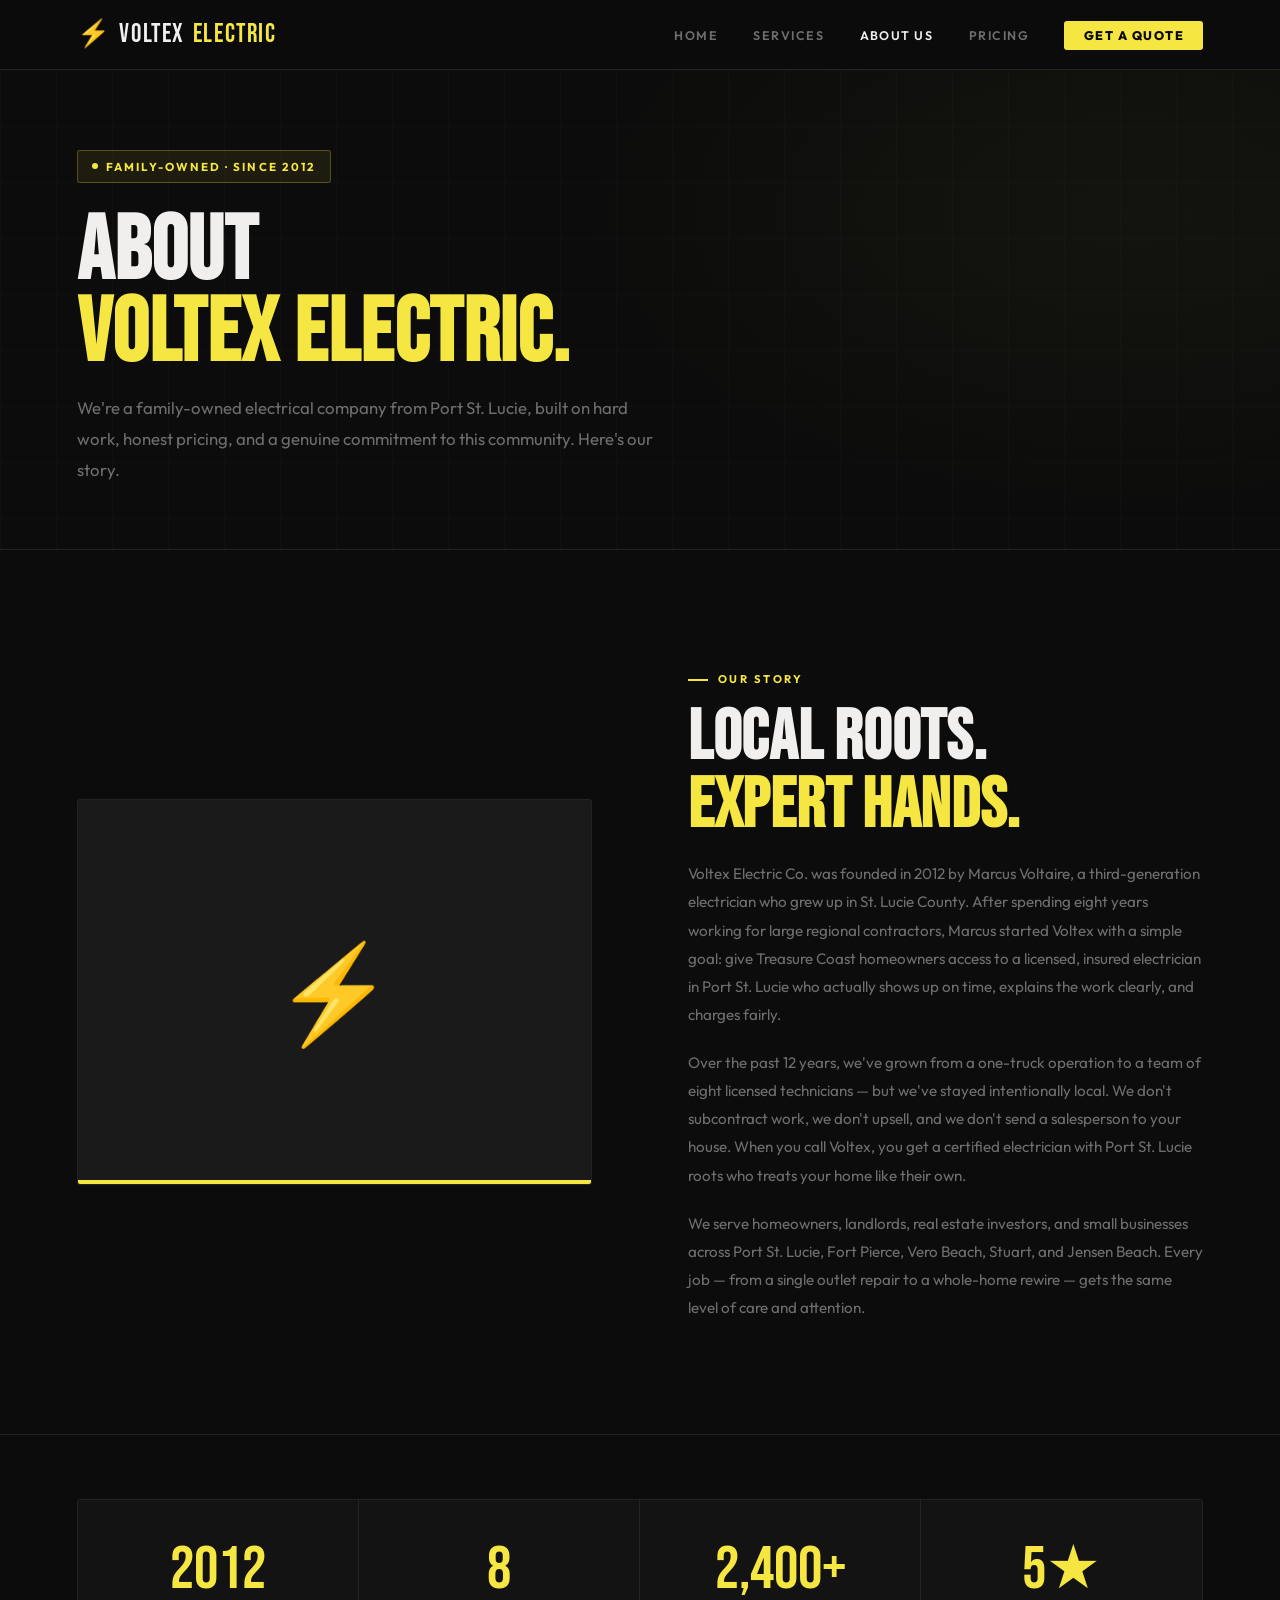
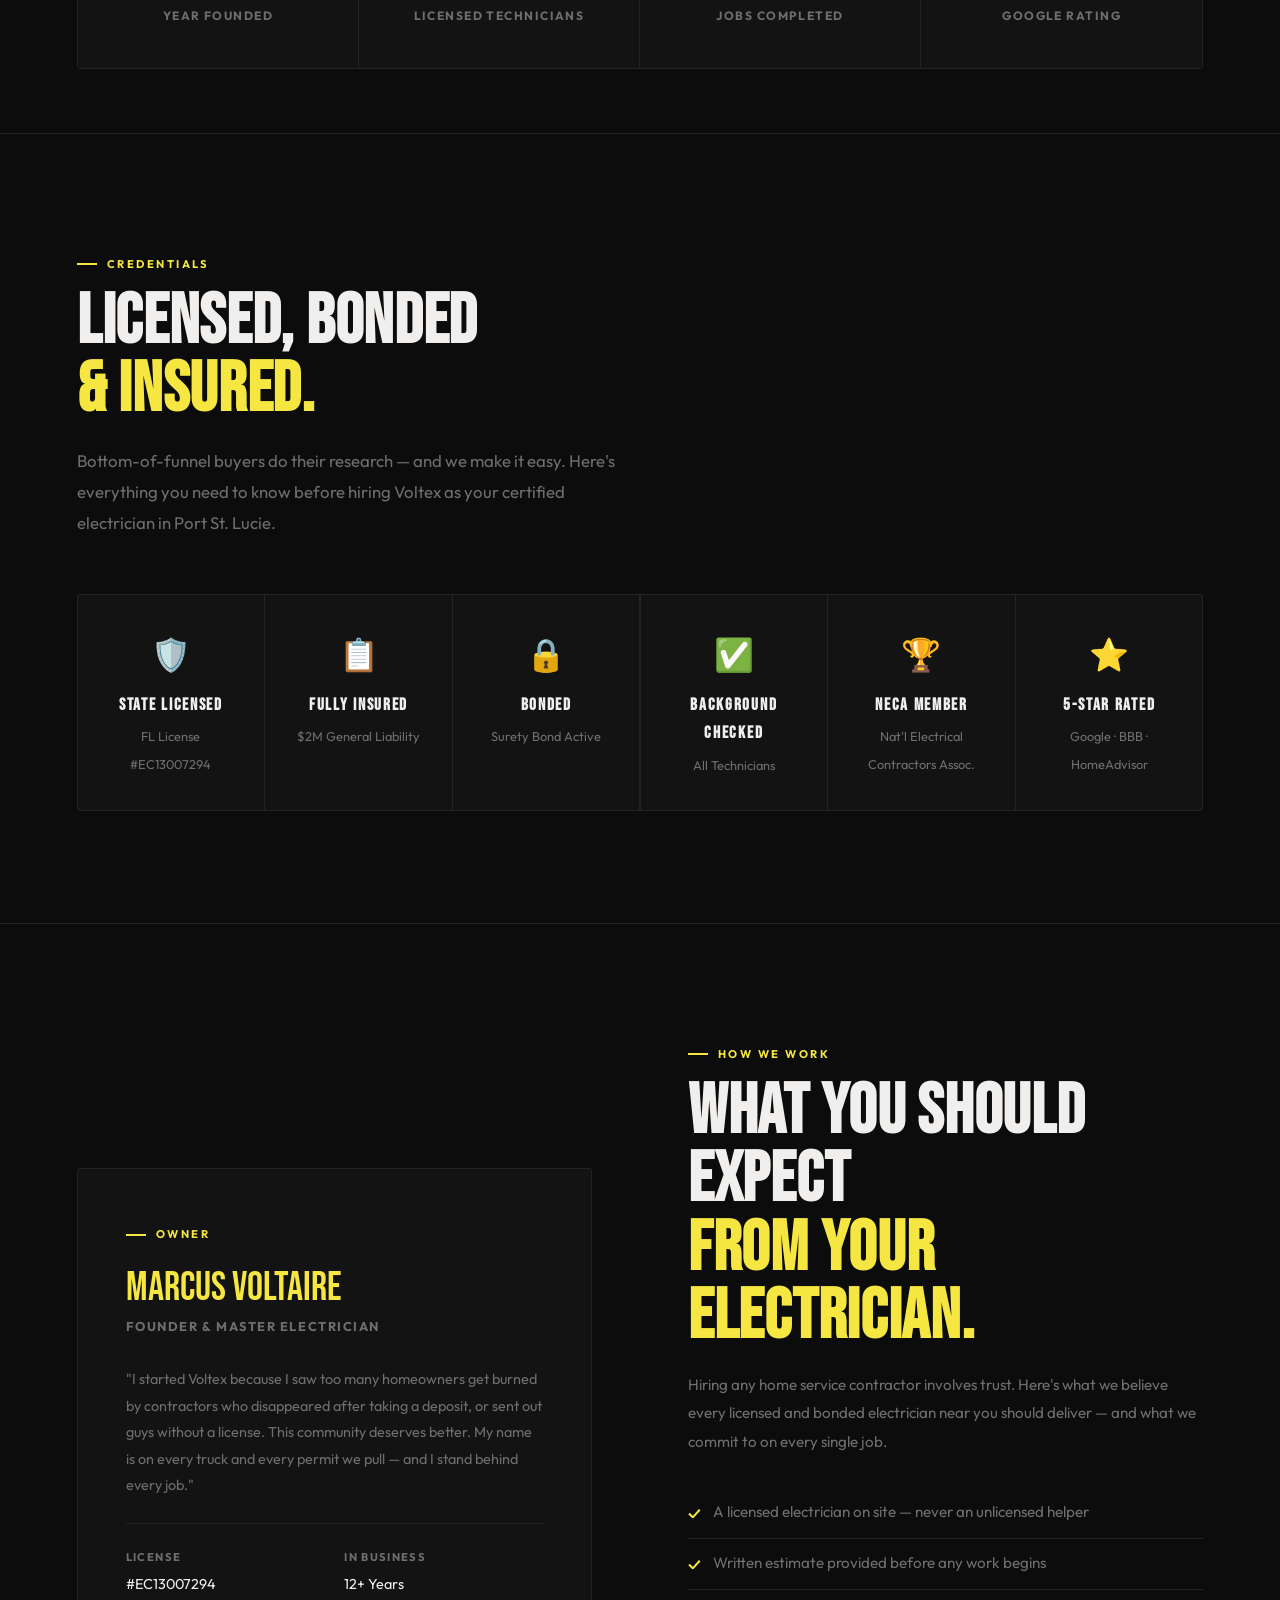
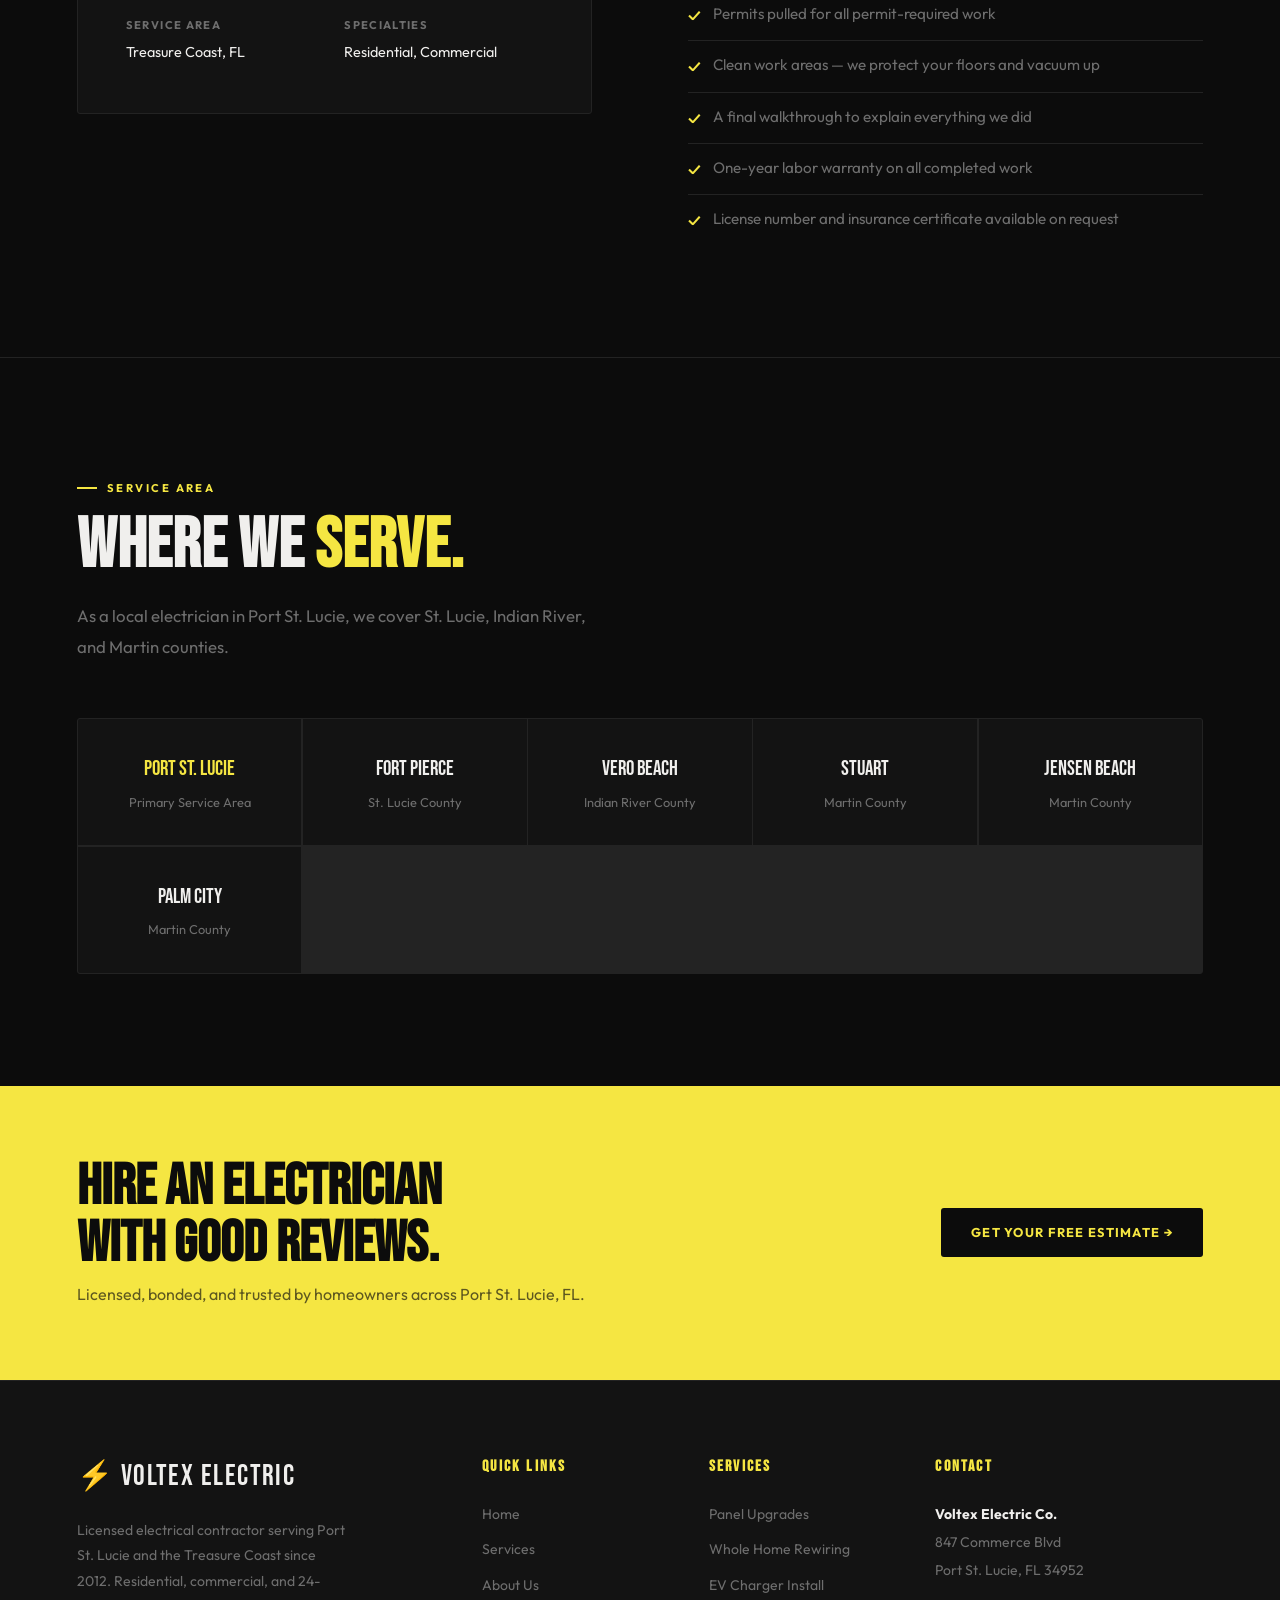
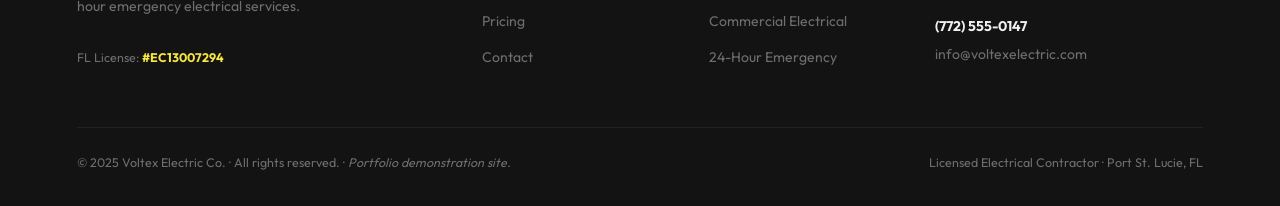
<file: about.html>
<!DOCTYPE html>
<html lang="en">
<head>
  <meta charset="UTF-8" />
  <meta name="viewport" content="width=device-width, initial-scale=1.0" />
  <title>About Us | Licensed Electrician in Port St. Lucie, FL | Voltex Electric Co.</title>
  <meta name="description" content="Voltex Electric Co. is a family-owned, certified electrical company serving Port St. Lucie, FL since 2012. Learn about our license, experience, and commitment to the Treasure Coast community." />
  <meta name="keywords" content="licensed electrician Port St Lucie, local electrician Port St Lucie, family owned electrical company, certified electrician Port St Lucie, Voltex Electric, experienced electrician Port St Lucie FL, licensed and bonded electrician near me" />
  <link rel="canonical" href="https://www.voltexelectric.com/about.html" />
  <link rel="stylesheet" href="style.css" />
</head>
<body>

<nav>
  <a class="nav-logo" href="index.html">
    <span class="bolt">⚡</span>VOLTEX<span>ELECTRIC</span>
  </a>
  <ul class="nav-links">
    <li><a href="index.html">Home</a></li>
    <li><a href="services.html">Services</a></li>
    <li><a href="about.html" class="active">About Us</a></li>
    <li><a href="pricing.html">Pricing</a></li>
    <li><a href="contact.html" class="nav-cta">Get a Quote</a></li>
  </ul>
  <button class="hamburger" id="hbg" aria-label="Toggle navigation">
    <span></span><span></span><span></span>
  </button>
</nav>
<div class="mobile-nav" id="mobileNav">
  <a href="index.html">Home</a>
  <a href="services.html">Services</a>
  <a href="about.html">About Us</a>
  <a href="pricing.html">Pricing</a>
  <a href="contact.html">Get a Quote</a>
</div>

<!-- ── PAGE HERO ────────────────────────────────────────── -->
<div class="page-hero">
  <div class="hero-grid"></div>
  <div class="hero-glow"></div>
  <div class="page-hero-inner">
    <div class="eyebrow">Family-Owned · Since 2012</div>
    <h1>ABOUT<br><em>VOLTEX ELECTRIC.</em></h1>
    <p>We're a family-owned electrical company from Port St. Lucie, built on hard work, honest pricing, and a genuine commitment to this community. Here's our story.</p>
  </div>
</div>

<!-- ── STORY SPLIT ───────────────────────────────────────── -->
<section class="section">
  <div class="split">
    <div class="about-img">⚡</div>
    <div>
      <div class="label">Our Story</div>
      <h2 class="title">LOCAL ROOTS.<br><em>EXPERT HANDS.</em></h2>
      <p style="color: var(--muted); font-size: 0.95rem; line-height: 1.85; margin-bottom: 1.25rem;">
        Voltex Electric Co. was founded in 2012 by Marcus Voltaire, a third-generation electrician who grew up in St. Lucie County. After spending eight years working for large regional contractors, Marcus started Voltex with a simple goal: give Treasure Coast homeowners access to a licensed, insured electrician in Port St. Lucie who actually shows up on time, explains the work clearly, and charges fairly.
      </p>
      <p style="color: var(--muted); font-size: 0.95rem; line-height: 1.85; margin-bottom: 1.25rem;">
        Over the past 12 years, we've grown from a one-truck operation to a team of eight licensed technicians — but we've stayed intentionally local. We don't subcontract work, we don't upsell, and we don't send a salesperson to your house. When you call Voltex, you get a certified electrician with Port St. Lucie roots who treats your home like their own.
      </p>
      <p style="color: var(--muted); font-size: 0.95rem; line-height: 1.85;">
        We serve homeowners, landlords, real estate investors, and small businesses across Port St. Lucie, Fort Pierce, Vero Beach, Stuart, and Jensen Beach. Every job — from a single outlet repair to a whole-home rewire — gets the same level of care and attention.
      </p>
    </div>
  </div>
</section>

<!-- ── STATS ────────────────────────────────────────────── -->
<section class="section-sm" style="border-top: 1px solid var(--border);">
  <div class="stats-row">
    <div class="stat">
      <span class="stat-n">2012</span>
      <span class="stat-l">Year Founded</span>
    </div>
    <div class="stat">
      <span class="stat-n">8</span>
      <span class="stat-l">Licensed Technicians</span>
    </div>
    <div class="stat">
      <span class="stat-n">2,400+</span>
      <span class="stat-l">Jobs Completed</span>
    </div>
    <div class="stat">
      <span class="stat-n">5★</span>
      <span class="stat-l">Google Rating</span>
    </div>
  </div>
</section>

<!-- ── TRUST BADGES ──────────────────────────────────────── -->
<section class="section" style="border-top: 1px solid var(--border); padding-top: 7rem;">
  <div class="label">Credentials</div>
  <h2 class="title">LICENSED, BONDED<br><em>&amp; INSURED.</em></h2>
  <p class="subtitle">
    Bottom-of-funnel buyers do their research — and we make it easy. Here's everything you need to know before hiring Voltex as your certified electrician in Port St. Lucie.
  </p>
  <div class="badge-grid">
    <div class="badge">
      <span class="badge-icon">🛡️</span>
      <strong>State Licensed</strong>
      <small>FL License #EC13007294</small>
    </div>
    <div class="badge">
      <span class="badge-icon">📋</span>
      <strong>Fully Insured</strong>
      <small>$2M General Liability</small>
    </div>
    <div class="badge">
      <span class="badge-icon">🔒</span>
      <strong>Bonded</strong>
      <small>Surety Bond Active</small>
    </div>
    <div class="badge">
      <span class="badge-icon">✅</span>
      <strong>Background Checked</strong>
      <small>All Technicians</small>
    </div>
    <div class="badge">
      <span class="badge-icon">🏆</span>
      <strong>NECA Member</strong>
      <small>Nat'l Electrical Contractors Assoc.</small>
    </div>
    <div class="badge">
      <span class="badge-icon">⭐</span>
      <strong>5-Star Rated</strong>
      <small>Google · BBB · HomeAdvisor</small>
    </div>
  </div>
</section>

<!-- ── VALUES / WHY CHOOSE US ────────────────────────────── -->
<section class="section" style="border-top: 1px solid var(--border); padding-top: 7rem;">
  <div class="split flip">
    <div>
      <div class="label">How We Work</div>
      <h2 class="title">WHAT YOU SHOULD EXPECT<br><em>FROM YOUR ELECTRICIAN.</em></h2>
      <p style="color: var(--muted); font-size: 0.95rem; line-height: 1.85; margin-bottom: 2rem;">
        Hiring any home service contractor involves trust. Here's what we believe every licensed and bonded electrician near you should deliver — and what we commit to on every single job.
      </p>
      <ul class="check-list">
        <li>A licensed electrician on site — never an unlicensed helper</li>
        <li>Written estimate provided before any work begins</li>
        <li>Permits pulled for all permit-required work</li>
        <li>Clean work areas — we protect your floors and vacuum up</li>
        <li>A final walkthrough to explain everything we did</li>
        <li>One-year labor warranty on all completed work</li>
        <li>License number and insurance certificate available on request</li>
      </ul>
    </div>
    <div>
      <div style="background: var(--surface); border: 1px solid var(--border); border-radius: var(--radius); padding: 3rem;">
        <div class="label" style="margin-bottom: 1.5rem;">Owner</div>
        <div style="font-family: 'Bebas Neue', sans-serif; font-size: 2.5rem; color: var(--yellow); line-height: 1; margin-bottom: 0.5rem;">MARCUS VOLTAIRE</div>
        <div style="font-size: 0.8rem; font-weight: 700; letter-spacing: 0.12em; text-transform: uppercase; color: var(--muted); margin-bottom: 1.75rem;">Founder &amp; Master Electrician</div>
        <p style="color: var(--muted); font-size: 0.9rem; line-height: 1.85; margin-bottom: 1.5rem;">
          "I started Voltex because I saw too many homeowners get burned by contractors who disappeared after taking a deposit, or sent out guys without a license. This community deserves better. My name is on every truck and every permit we pull — and I stand behind every job."
        </p>
        <div style="border-top: 1px solid var(--border); padding-top: 1.5rem; display: grid; grid-template-columns: 1fr 1fr; gap: 1.25rem;">
          <div>
            <div style="font-size: 0.7rem; font-weight: 700; letter-spacing: 0.12em; text-transform: uppercase; color: var(--muted); margin-bottom: 0.3rem;">License</div>
            <div style="font-size: 0.9rem; color: var(--text);">#EC13007294</div>
          </div>
          <div>
            <div style="font-size: 0.7rem; font-weight: 700; letter-spacing: 0.12em; text-transform: uppercase; color: var(--muted); margin-bottom: 0.3rem;">In Business</div>
            <div style="font-size: 0.9rem; color: var(--text);">12+ Years</div>
          </div>
          <div>
            <div style="font-size: 0.7rem; font-weight: 700; letter-spacing: 0.12em; text-transform: uppercase; color: var(--muted); margin-bottom: 0.3rem;">Service Area</div>
            <div style="font-size: 0.9rem; color: var(--text);">Treasure Coast, FL</div>
          </div>
          <div>
            <div style="font-size: 0.7rem; font-weight: 700; letter-spacing: 0.12em; text-transform: uppercase; color: var(--muted); margin-bottom: 0.3rem;">Specialties</div>
            <div style="font-size: 0.9rem; color: var(--text);">Residential, Commercial</div>
          </div>
        </div>
      </div>
    </div>
  </div>
</section>

<!-- ── SERVICE AREA ──────────────────────────────────────── -->
<section class="section" style="border-top: 1px solid var(--border); padding-top: 7rem;">
  <div class="label">Service Area</div>
  <h2 class="title">WHERE WE <em>SERVE.</em></h2>
  <p class="subtitle">As a local electrician in Port St. Lucie, we cover St. Lucie, Indian River, and Martin counties.</p>
  <div class="grid" style="grid-template-columns: repeat(auto-fit, minmax(200px, 1fr));">
    <div class="card" style="text-align:center; padding: 2rem;">
      <div style="font-family:'Bebas Neue',sans-serif; font-size: 1.3rem; color: var(--yellow); margin-bottom: 0.3rem;">Port St. Lucie</div>
      <div style="font-size: 0.8rem; color: var(--muted);">Primary Service Area</div>
    </div>
    <div class="card" style="text-align:center; padding: 2rem;">
      <div style="font-family:'Bebas Neue',sans-serif; font-size: 1.3rem; margin-bottom: 0.3rem;">Fort Pierce</div>
      <div style="font-size: 0.8rem; color: var(--muted);">St. Lucie County</div>
    </div>
    <div class="card" style="text-align:center; padding: 2rem;">
      <div style="font-family:'Bebas Neue',sans-serif; font-size: 1.3rem; margin-bottom: 0.3rem;">Vero Beach</div>
      <div style="font-size: 0.8rem; color: var(--muted);">Indian River County</div>
    </div>
    <div class="card" style="text-align:center; padding: 2rem;">
      <div style="font-family:'Bebas Neue',sans-serif; font-size: 1.3rem; margin-bottom: 0.3rem;">Stuart</div>
      <div style="font-size: 0.8rem; color: var(--muted);">Martin County</div>
    </div>
    <div class="card" style="text-align:center; padding: 2rem;">
      <div style="font-family:'Bebas Neue',sans-serif; font-size: 1.3rem; margin-bottom: 0.3rem;">Jensen Beach</div>
      <div style="font-size: 0.8rem; color: var(--muted);">Martin County</div>
    </div>
    <div class="card" style="text-align:center; padding: 2rem;">
      <div style="font-family:'Bebas Neue',sans-serif; font-size: 1.3rem; margin-bottom: 0.3rem;">Palm City</div>
      <div style="font-size: 0.8rem; color: var(--muted);">Martin County</div>
    </div>
  </div>
</section>

<!-- ── CTA ───────────────────────────────────────────────── -->
<div class="banner">
  <div class="banner-text">
    <h2>HIRE AN ELECTRICIAN<br>WITH GOOD REVIEWS.</h2>
    <p>Licensed, bonded, and trusted by homeowners across Port St. Lucie, FL.</p>
  </div>
  <a href="contact.html" class="btn btn-dark">Get Your Free Estimate →</a>
</div>

<footer>
  <div class="footer-grid">
    <div class="footer-brand">
      <div class="footer-logo"><span>⚡</span> VOLTEX ELECTRIC</div>
      <p>Licensed electrical contractor serving Port St. Lucie and the Treasure Coast since 2012. Residential, commercial, and 24-hour emergency electrical services.</p>
      <span class="lic">FL License: <strong>#EC13007294</strong></span>
    </div>
    <div class="footer-col">
      <h4>Quick Links</h4>
      <ul>
        <li><a href="index.html">Home</a></li>
        <li><a href="services.html">Services</a></li>
        <li><a href="about.html">About Us</a></li>
        <li><a href="pricing.html">Pricing</a></li>
        <li><a href="contact.html">Contact</a></li>
      </ul>
    </div>
    <div class="footer-col">
      <h4>Services</h4>
      <ul>
        <li><a href="services.html">Panel Upgrades</a></li>
        <li><a href="services.html">Whole Home Rewiring</a></li>
        <li><a href="services.html">EV Charger Install</a></li>
        <li><a href="services.html">Commercial Electrical</a></li>
        <li><a href="services.html">24-Hour Emergency</a></li>
      </ul>
    </div>
    <div class="footer-col footer-nap">
      <h4>Contact</h4>
      <p>
        <strong>Voltex Electric Co.</strong><br>
        847 Commerce Blvd<br>
        Port St. Lucie, FL 34952<br><br>
        <strong><a href="tel:7725550147" style="color:inherit;text-decoration:none;">(772) 555-0147</a></strong><br>
        <a href="mailto:info@voltexelectric.com" style="color:inherit;text-decoration:none;">info@voltexelectric.com</a>
      </p>
    </div>
  </div>
  <div class="footer-bottom">
    <p>© 2025 Voltex Electric Co. · All rights reserved. · <em>Portfolio demonstration site.</em></p>
    <p>Licensed Electrical Contractor · Port St. Lucie, FL</p>
  </div>
</footer>

<script>
  const hbg = document.getElementById('hbg');
  const nav = document.getElementById('mobileNav');
  hbg.addEventListener('click', () => {
    hbg.classList.toggle('open');
    nav.classList.toggle('open');
  });
</script>
</body>
</html>
</file>
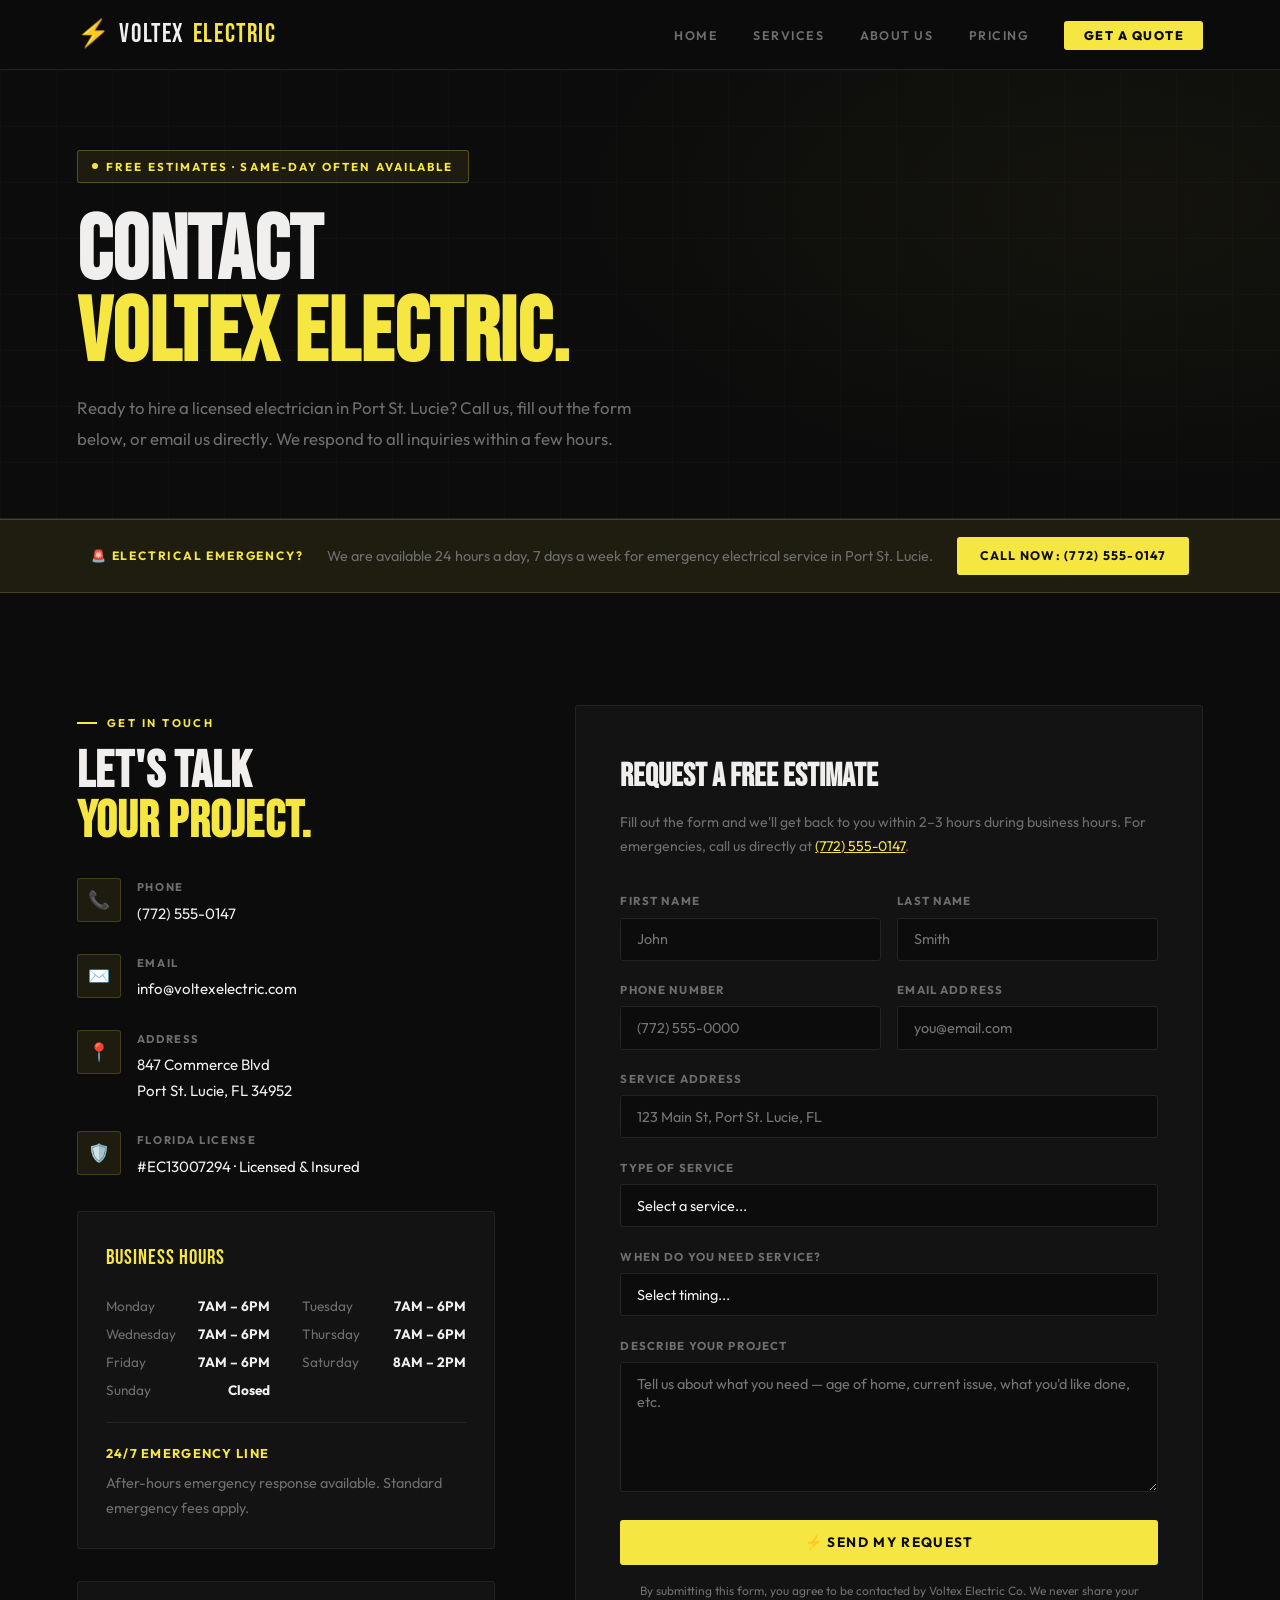
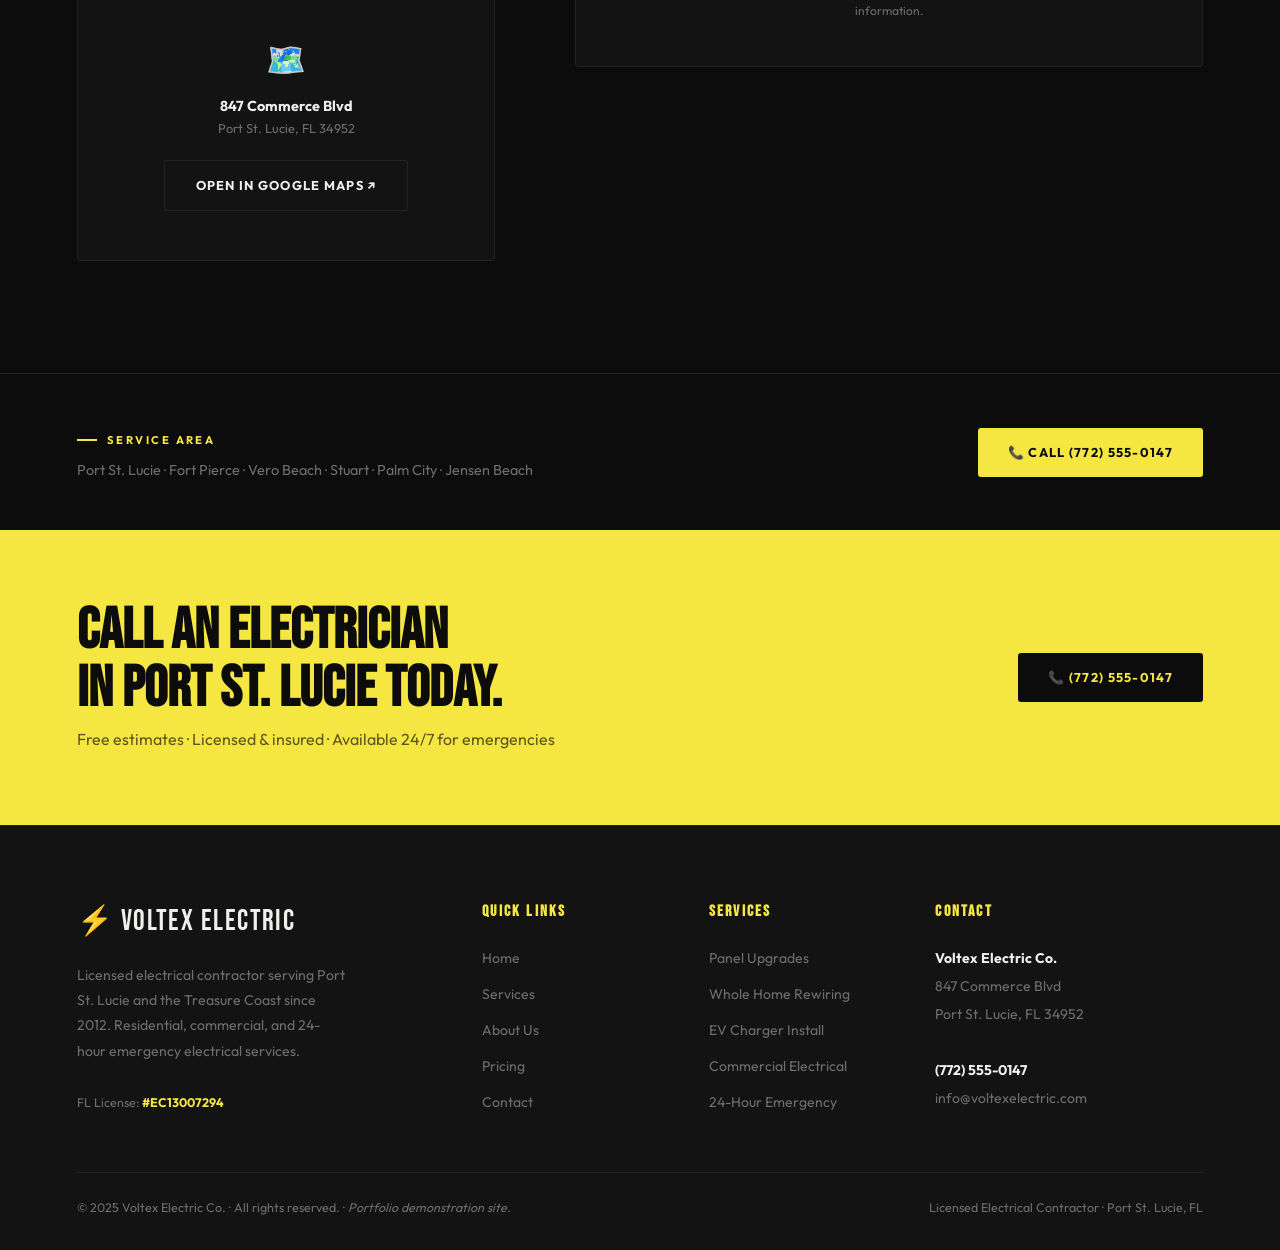
<file: contact.html>
<!DOCTYPE html>
<html lang="en">
<head>
  <meta charset="UTF-8" />
  <meta name="viewport" content="width=device-width, initial-scale=1.0" />
  <title>Contact Voltex Electric | Hire an Electrician in Port St. Lucie, FL</title>
  <meta name="description" content="Contact Voltex Electric Co. to hire a licensed electrician in Port St. Lucie, FL. Request a free electrical estimate, schedule service, or call 24/7 for emergencies. (772) 555-0147." />
  <meta name="keywords" content="electrician Port St Lucie contact, hire an electrician Port St Lucie, get a free electrical estimate, electrical contractor quote Port St Lucie, call electrician Port St Lucie, emergency electrician contact Port St Lucie" />
  <link rel="canonical" href="https://www.voltexelectric.com/contact.html" />
  <link rel="stylesheet" href="style.css" />
</head>
<body>

<nav>
  <a class="nav-logo" href="index.html">
    <span class="bolt">⚡</span>VOLTEX<span>ELECTRIC</span>
  </a>
  <ul class="nav-links">
    <li><a href="index.html">Home</a></li>
    <li><a href="services.html">Services</a></li>
    <li><a href="about.html">About Us</a></li>
    <li><a href="pricing.html">Pricing</a></li>
    <li><a href="contact.html" class="active nav-cta">Get a Quote</a></li>
  </ul>
  <button class="hamburger" id="hbg" aria-label="Toggle navigation">
    <span></span><span></span><span></span>
  </button>
</nav>
<div class="mobile-nav" id="mobileNav">
  <a href="index.html">Home</a>
  <a href="services.html">Services</a>
  <a href="about.html">About Us</a>
  <a href="pricing.html">Pricing</a>
  <a href="contact.html">Get a Quote</a>
</div>

<!-- ── PAGE HERO ────────────────────────────────────────── -->
<div class="page-hero">
  <div class="hero-grid"></div>
  <div class="hero-glow"></div>
  <div class="page-hero-inner">
    <div class="eyebrow">Free Estimates · Same-Day Often Available</div>
    <h1>CONTACT<br><em>VOLTEX ELECTRIC.</em></h1>
    <p>Ready to hire a licensed electrician in Port St. Lucie? Call us, fill out the form below, or email us directly. We respond to all inquiries within a few hours.</p>
  </div>
</div>

<!-- ── EMERGENCY STRIP ───────────────────────────────────── -->
<div style="background: rgba(245,230,66,0.08); border-top: 1px solid rgba(245,230,66,0.2); border-bottom: 1px solid rgba(245,230,66,0.2); padding: 1.1rem 6%; display:flex; align-items:center; justify-content:center; gap: 1.5rem; flex-wrap:wrap;">
  <span style="font-size:0.75rem; font-weight:700; letter-spacing:0.15em; text-transform:uppercase; color: var(--yellow);">🚨 Electrical Emergency?</span>
  <span style="color: var(--muted); font-size:0.9rem;">We are available 24 hours a day, 7 days a week for emergency electrical service in Port St. Lucie.</span>
  <a href="tel:7725550147" class="btn btn-yellow" style="padding: 0.5rem 1.4rem; font-size:0.78rem;">Call Now: (772) 555-0147</a>
</div>

<!-- ── CONTACT SECTION ───────────────────────────────────── -->
<section class="section">
  <div class="contact-wrap">

    <!-- Left: Info -->
    <div>
      <div class="label">Get in Touch</div>
      <h2 class="title" style="font-size: clamp(2rem,4vw,3.5rem); margin-bottom:2rem;">LET'S TALK<br><em>YOUR PROJECT.</em></h2>

      <div class="c-detail">
        <div class="c-icon-box">📞</div>
        <div>
          <div class="c-lbl">Phone</div>
          <div class="c-val"><a href="tel:7725550147">(772) 555-0147</a></div>
        </div>
      </div>

      <div class="c-detail">
        <div class="c-icon-box">✉️</div>
        <div>
          <div class="c-lbl">Email</div>
          <div class="c-val"><a href="mailto:info@voltexelectric.com">info@voltexelectric.com</a></div>
        </div>
      </div>

      <div class="c-detail">
        <div class="c-icon-box">📍</div>
        <div>
          <div class="c-lbl">Address</div>
          <div class="c-val">847 Commerce Blvd<br>Port St. Lucie, FL 34952</div>
        </div>
      </div>

      <div class="c-detail">
        <div class="c-icon-box">🛡️</div>
        <div>
          <div class="c-lbl">Florida License</div>
          <div class="c-val">#EC13007294 · Licensed &amp; Insured</div>
        </div>
      </div>

      <!-- Hours -->
      <div style="border: 1px solid var(--border); border-radius: var(--radius); padding: 1.75rem; background: var(--surface); margin-top: 2rem;">
        <div style="font-family:'Bebas Neue',sans-serif; font-size:1.3rem; letter-spacing:0.05em; margin-bottom:1.25rem; color: var(--yellow);">BUSINESS HOURS</div>
        <div class="hours-grid">
          <div class="hours-row"><span>Monday</span><strong>7AM – 6PM</strong></div>
          <div class="hours-row"><span>Tuesday</span><strong>7AM – 6PM</strong></div>
          <div class="hours-row"><span>Wednesday</span><strong>7AM – 6PM</strong></div>
          <div class="hours-row"><span>Thursday</span><strong>7AM – 6PM</strong></div>
          <div class="hours-row"><span>Friday</span><strong>7AM – 6PM</strong></div>
          <div class="hours-row"><span>Saturday</span><strong>8AM – 2PM</strong></div>
          <div class="hours-row"><span>Sunday</span><strong>Closed</strong></div>
        </div>
        <div style="margin-top: 1.25rem; padding-top: 1.25rem; border-top: 1px solid var(--border);">
          <div style="font-size:0.8rem; font-weight:700; letter-spacing:0.1em; text-transform:uppercase; color: var(--yellow); margin-bottom: 0.4rem;">24/7 Emergency Line</div>
          <div style="font-size:0.9rem; color:var(--muted);">After-hours emergency response available. Standard emergency fees apply.</div>
        </div>
      </div>

      <!-- Map placeholder -->
      <div class="map-wrap">
        <div class="map-placeholder">
          <span>🗺️</span>
          <strong style="color: var(--text); font-size:0.9rem;">847 Commerce Blvd</strong>
          <span style="font-size: 0.8rem;">Port St. Lucie, FL 34952</span>
          <a href="https://maps.google.com/?q=847+Commerce+Blvd+Port+St+Lucie+FL+34952" target="_blank" rel="noopener" style="margin-top:0.75rem; display:inline-block;" class="btn btn-ghost">Open in Google Maps ↗</a>
        </div>
      </div>
    </div>

    <!-- Right: Form -->
    <div class="c-form">
      <h3>Request a Free Estimate</h3>
      <p class="sub">Fill out the form and we'll get back to you within 2–3 hours during business hours. For emergencies, call us directly at <a href="tel:7725550147" style="color: var(--yellow);">(772) 555-0147</a>.</p>

      <div class="row-2">
        <div class="fg">
          <label for="fname">First Name</label>
          <input type="text" id="fname" name="first_name" placeholder="John" />
        </div>
        <div class="fg">
          <label for="lname">Last Name</label>
          <input type="text" id="lname" name="last_name" placeholder="Smith" />
        </div>
      </div>

      <div class="row-2">
        <div class="fg">
          <label for="phone">Phone Number</label>
          <input type="tel" id="phone" name="phone" placeholder="(772) 555-0000" />
        </div>
        <div class="fg">
          <label for="email">Email Address</label>
          <input type="email" id="email" name="email" placeholder="you@email.com" />
        </div>
      </div>

      <div class="fg">
        <label for="address">Service Address</label>
        <input type="text" id="address" name="address" placeholder="123 Main St, Port St. Lucie, FL" />
      </div>

      <div class="fg">
        <label for="service">Type of Service</label>
        <select id="service" name="service">
          <option value="" disabled selected>Select a service...</option>
          <option>Panel Upgrade</option>
          <option>Whole Home Rewiring</option>
          <option>EV Charger Installation</option>
          <option>Outlet / Switch Repair</option>
          <option>Lighting Installation</option>
          <option>Electrical Inspection</option>
          <option>Commercial Electrical Work</option>
          <option>Emergency Service</option>
          <option>Other / Not Sure</option>
        </select>
      </div>

      <div class="fg">
        <label for="timing">When Do You Need Service?</label>
        <select id="timing" name="timing">
          <option value="" disabled selected>Select timing...</option>
          <option>As soon as possible</option>
          <option>This week</option>
          <option>This month</option>
          <option>Planning ahead (1–3 months)</option>
          <option>Just getting a quote</option>
        </select>
      </div>

      <div class="fg">
        <label for="message">Describe Your Project</label>
        <textarea id="message" name="message" placeholder="Tell us about what you need — age of home, current issue, what you'd like done, etc."></textarea>
      </div>

      <button type="button" class="btn btn-yellow" style="width:100%; justify-content:center; font-size:0.85rem;" onclick="handleSubmit()">
        ⚡ Send My Request
      </button>

      <p style="font-size:0.75rem; color:var(--muted); margin-top:1rem; text-align:center;">
        By submitting this form, you agree to be contacted by Voltex Electric Co. We never share your information.
      </p>
    </div>

  </div>
</section>

<!-- ── SERVICE AREA REMINDER ─────────────────────────────── -->
<section class="section-sm" style="border-top: 1px solid var(--border); padding: 3rem 6%;">
  <div style="display:flex; align-items:center; justify-content:space-between; flex-wrap:wrap; gap:1.5rem;">
    <div>
      <div class="label" style="margin-bottom: 0.5rem;">Service Area</div>
      <p style="color: var(--muted); font-size: 0.9rem;">Port St. Lucie · Fort Pierce · Vero Beach · Stuart · Palm City · Jensen Beach</p>
    </div>
    <a href="tel:7725550147" class="btn btn-yellow">📞 Call (772) 555-0147</a>
  </div>
</section>

<!-- ── CTA ───────────────────────────────────────────────── -->
<div class="banner">
  <div class="banner-text">
    <h2>CALL AN ELECTRICIAN<br>IN PORT ST. LUCIE TODAY.</h2>
    <p>Free estimates · Licensed &amp; insured · Available 24/7 for emergencies</p>
  </div>
  <a href="tel:7725550147" class="btn btn-dark">📞 (772) 555-0147</a>
</div>

<footer>
  <div class="footer-grid">
    <div class="footer-brand">
      <div class="footer-logo"><span>⚡</span> VOLTEX ELECTRIC</div>
      <p>Licensed electrical contractor serving Port St. Lucie and the Treasure Coast since 2012. Residential, commercial, and 24-hour emergency electrical services.</p>
      <span class="lic">FL License: <strong>#EC13007294</strong></span>
    </div>
    <div class="footer-col">
      <h4>Quick Links</h4>
      <ul>
        <li><a href="index.html">Home</a></li>
        <li><a href="services.html">Services</a></li>
        <li><a href="about.html">About Us</a></li>
        <li><a href="pricing.html">Pricing</a></li>
        <li><a href="contact.html">Contact</a></li>
      </ul>
    </div>
    <div class="footer-col">
      <h4>Services</h4>
      <ul>
        <li><a href="services.html">Panel Upgrades</a></li>
        <li><a href="services.html">Whole Home Rewiring</a></li>
        <li><a href="services.html">EV Charger Install</a></li>
        <li><a href="services.html">Commercial Electrical</a></li>
        <li><a href="services.html">24-Hour Emergency</a></li>
      </ul>
    </div>
    <div class="footer-col footer-nap">
      <h4>Contact</h4>
      <p>
        <strong>Voltex Electric Co.</strong><br>
        847 Commerce Blvd<br>
        Port St. Lucie, FL 34952<br><br>
        <strong><a href="tel:7725550147" style="color:inherit;text-decoration:none;">(772) 555-0147</a></strong><br>
        <a href="mailto:info@voltexelectric.com" style="color:inherit;text-decoration:none;">info@voltexelectric.com</a>
      </p>
    </div>
  </div>
  <div class="footer-bottom">
    <p>© 2025 Voltex Electric Co. · All rights reserved. · <em>Portfolio demonstration site.</em></p>
    <p>Licensed Electrical Contractor · Port St. Lucie, FL</p>
  </div>
</footer>

<script>
  const hbg = document.getElementById('hbg');
  const nav = document.getElementById('mobileNav');
  hbg.addEventListener('click', () => {
    hbg.classList.toggle('open');
    nav.classList.toggle('open');
  });

  function handleSubmit() {
    const btn = document.querySelector('[onclick="handleSubmit()"]');
    btn.textContent = '✓ Request Sent!';
    btn.style.background = 'var(--surface-2)';
    btn.style.color = 'var(--yellow)';
    btn.style.border = '1px solid var(--yellow)';
    btn.disabled = true;
  }
</script>
</body>
</html>
</file>
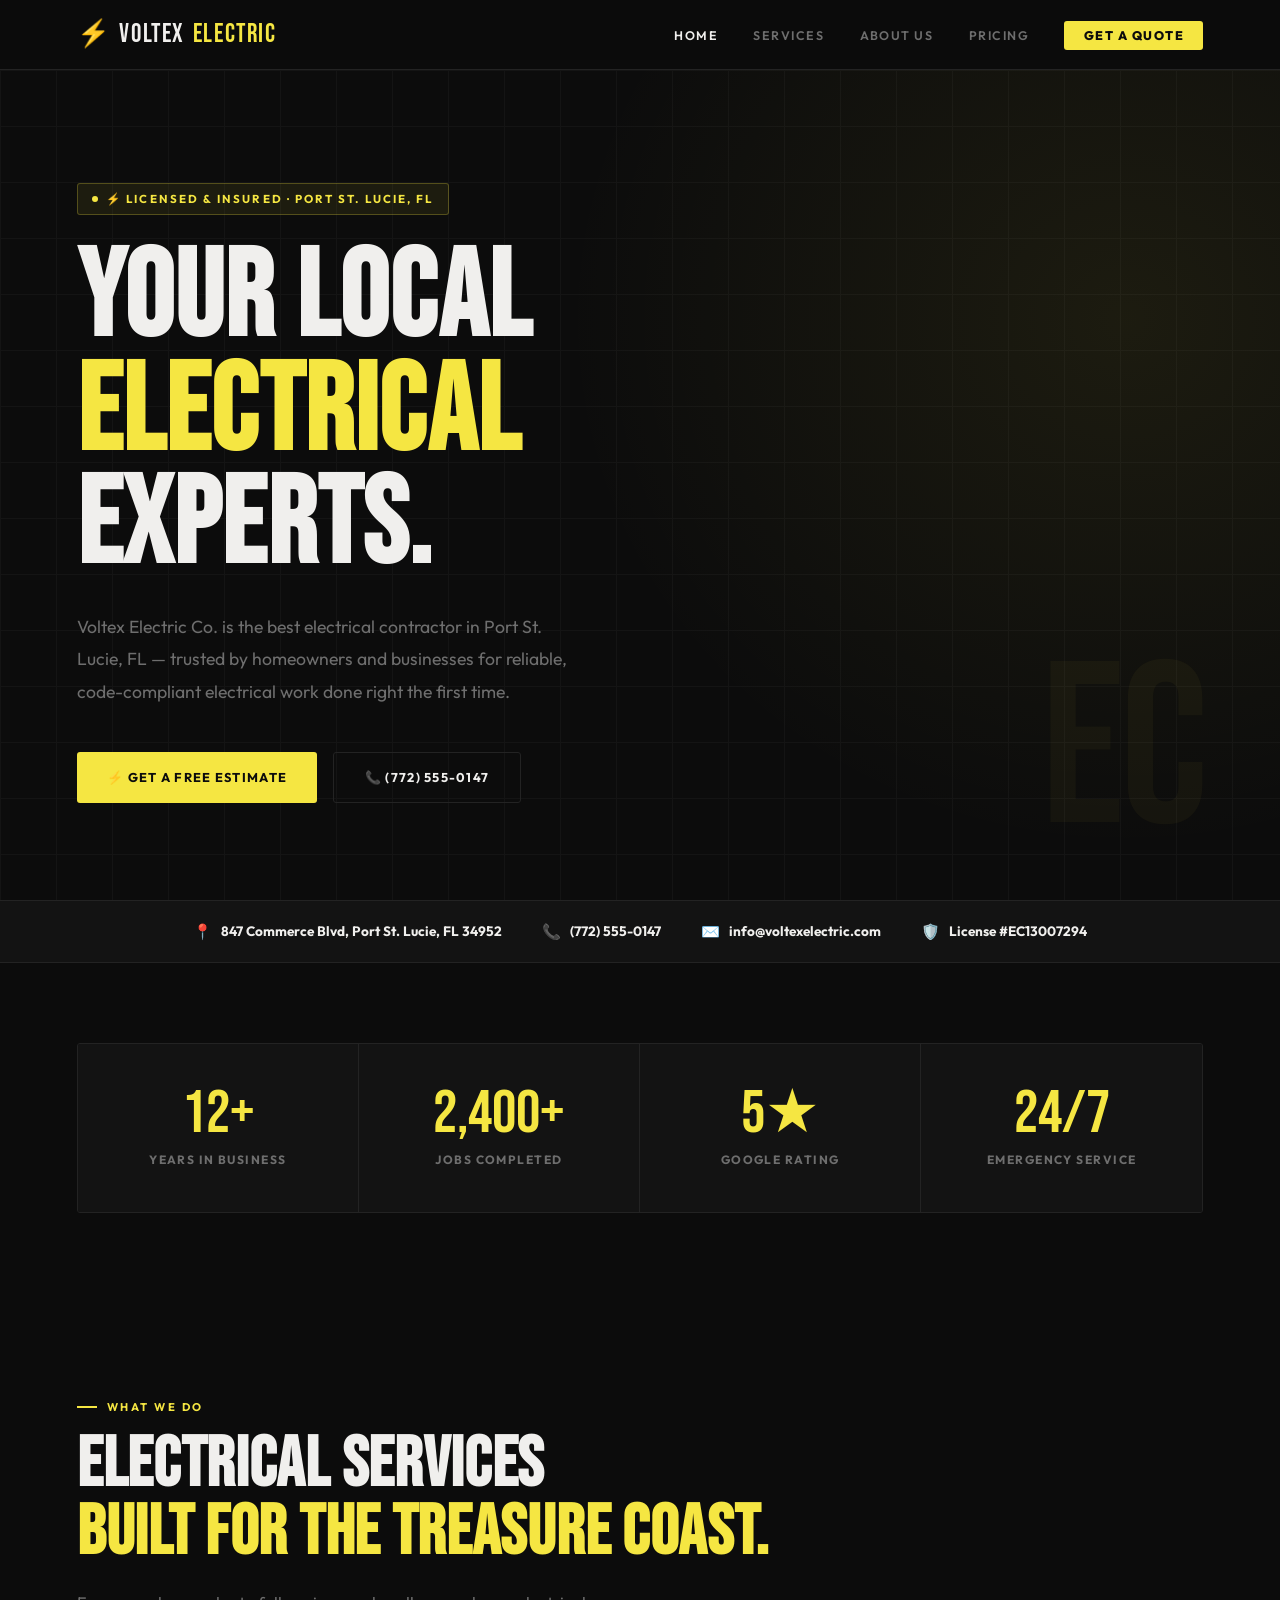
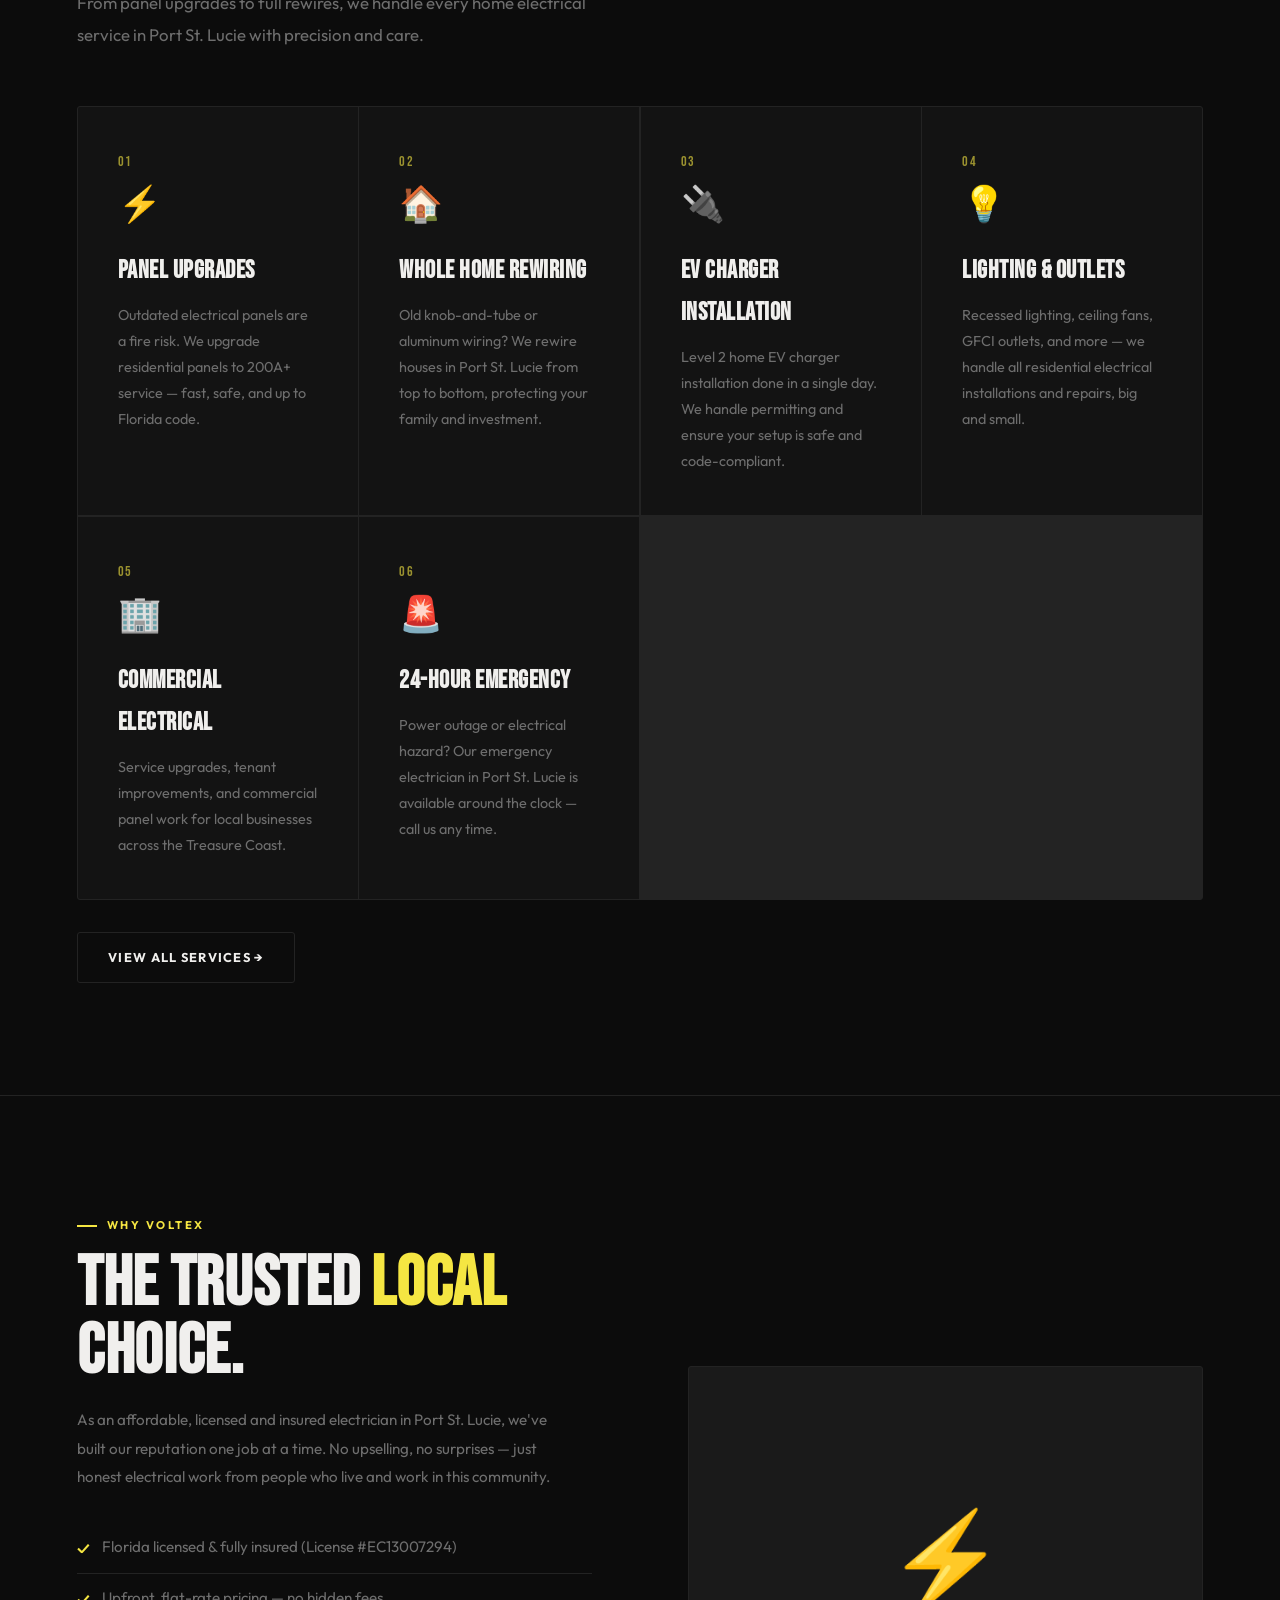
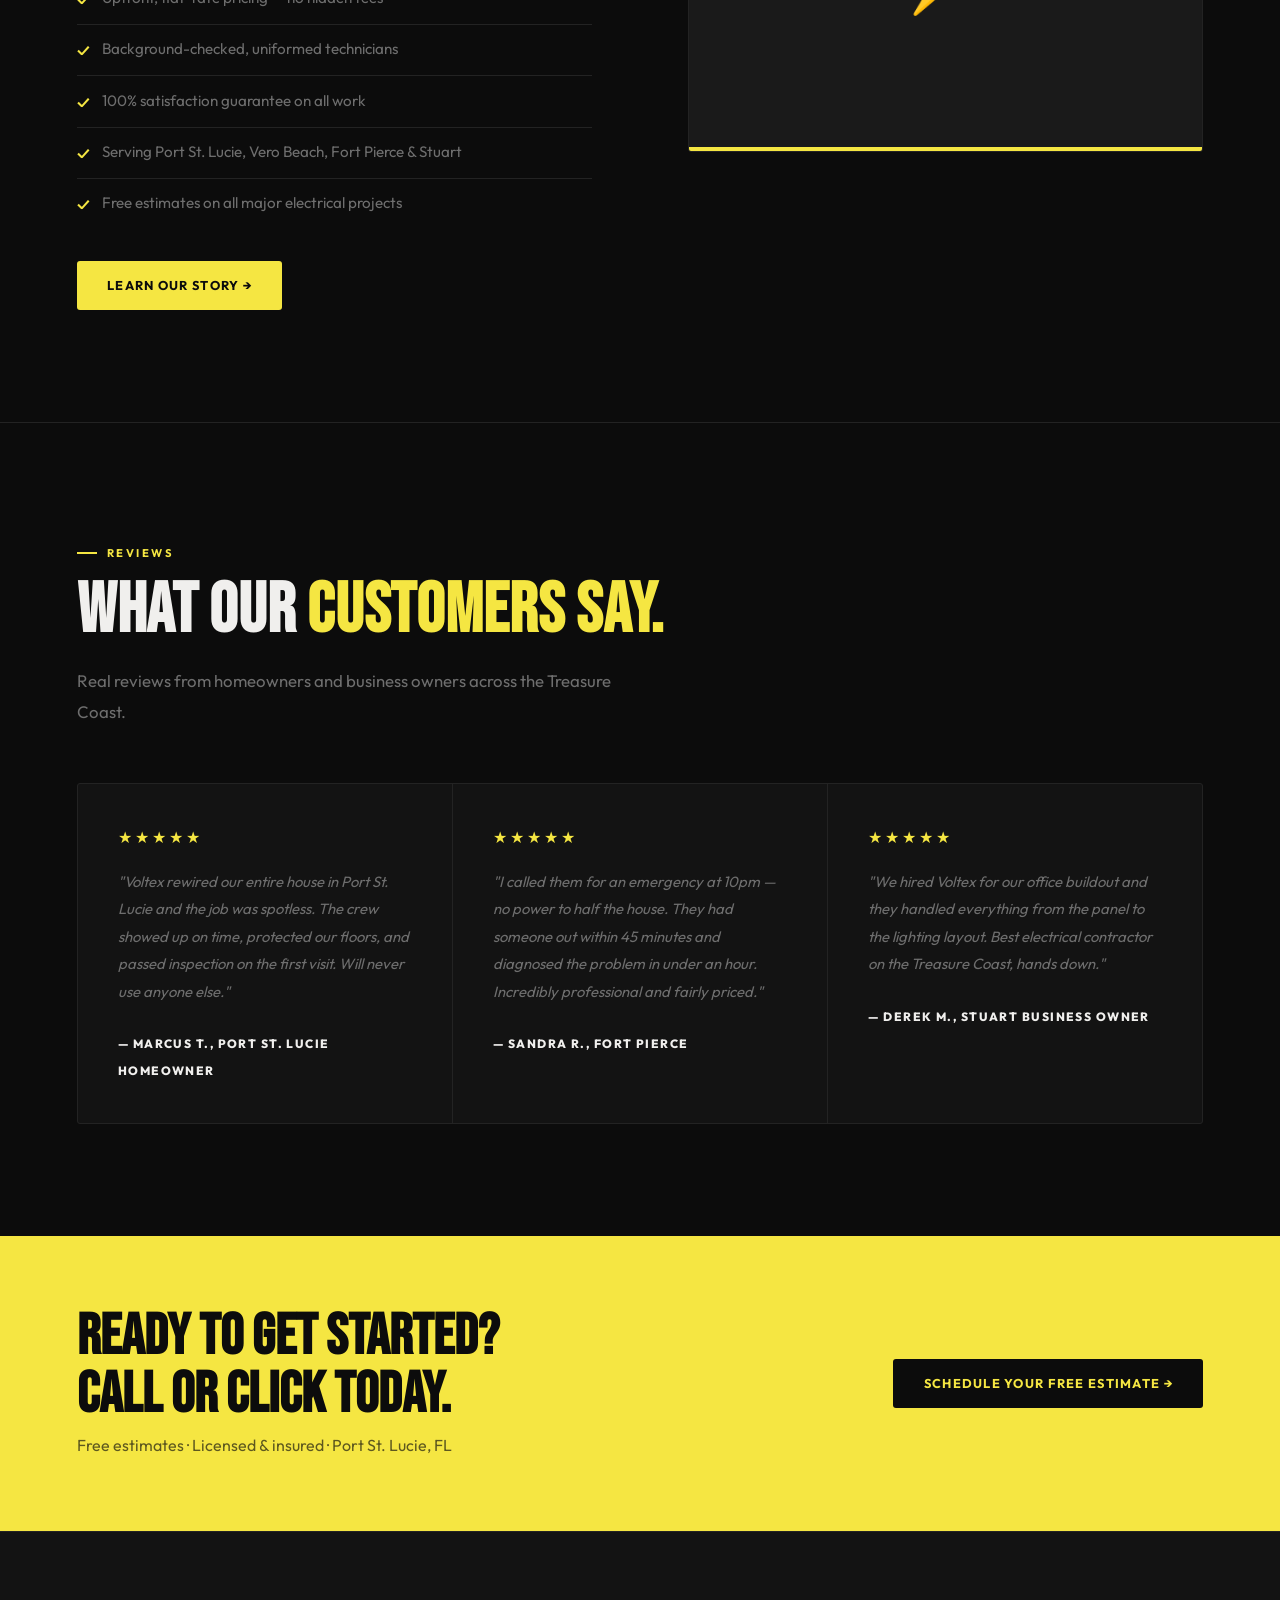
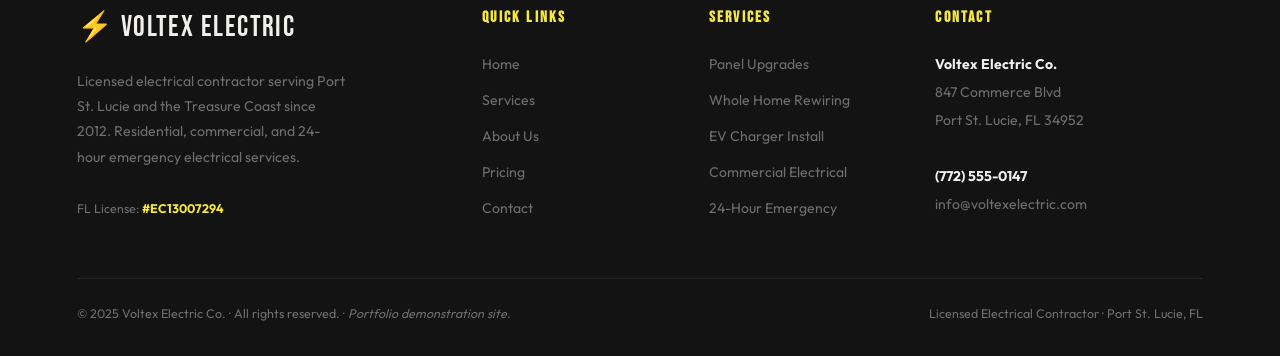
<file: index (1).html>
<!DOCTYPE html>
<html lang="en">
<head>
  <meta charset="UTF-8" />
  <meta name="viewport" content="width=device-width, initial-scale=1.0" />
  <title>Voltex Electric Co. | Licensed Electrical Contractor in Port St. Lucie, FL</title>
  <meta name="description" content="Voltex Electric Co. is a trusted, licensed electrical contractor serving Port St. Lucie and the Treasure Coast. Residential & commercial electrical services. Call (772) 555-0147 for a free estimate." />
  <meta name="keywords" content="electrical contractor Port St Lucie, licensed electrician Port St Lucie, electrician near me, local electrical company, residential electrician Port St Lucie" />
  <link rel="canonical" href="https://www.voltexelectric.com/index.html" />
  <meta property="og:title" content="Voltex Electric Co. | Licensed Electrical Contractor – Port St. Lucie, FL" />
  <meta property="og:description" content="Trusted local electrician serving Port St. Lucie, FL. Licensed, insured, and available 24/7 for emergencies. Get your free estimate today." />
  <meta property="og:type" content="website" />
  <link rel="stylesheet" href="style.css" />

  <!-- LocalBusiness Schema -->
  <script type="application/ld+json">
  {
    "@context": "https://schema.org",
    "@type": "ElectricalContractor",
    "name": "Voltex Electric Co.",
    "image": "https://www.voltexelectric.com/og-image.jpg",
    "url": "https://www.voltexelectric.com",
    "telephone": "+17725550147",
    "email": "info@voltexelectric.com",
    "address": {
      "@type": "PostalAddress",
      "streetAddress": "847 Commerce Blvd",
      "addressLocality": "Port St. Lucie",
      "addressRegion": "FL",
      "postalCode": "34952",
      "addressCountry": "US"
    },
    "geo": {
      "@type": "GeoCoordinates",
      "latitude": 27.2730,
      "longitude": -80.3582
    },
    "openingHoursSpecification": [
      { "@type": "OpeningHoursSpecification", "dayOfWeek": ["Monday","Tuesday","Wednesday","Thursday","Friday"], "opens": "07:00", "closes": "18:00" },
      { "@type": "OpeningHoursSpecification", "dayOfWeek": "Saturday", "opens": "08:00", "closes": "14:00" }
    ],
    "priceRange": "$$",
    "areaServed": ["Port St. Lucie", "Fort Pierce", "Vero Beach", "Stuart", "Palm City"],
    "sameAs": ["https://www.facebook.com/voltexelectric", "https://www.instagram.com/voltexelectric"]
  }
  </script>
</head>
<body>

<!-- ── NAV ─────────────────────────────────────────────── -->
<nav>
  <a class="nav-logo" href="index.html">
    <span class="bolt">⚡</span>VOLTEX<span>ELECTRIC</span>
  </a>
  <ul class="nav-links">
    <li><a href="index.html" class="active">Home</a></li>
    <li><a href="services.html">Services</a></li>
    <li><a href="about.html">About Us</a></li>
    <li><a href="pricing.html">Pricing</a></li>
    <li><a href="contact.html" class="nav-cta">Get a Quote</a></li>
  </ul>
  <button class="hamburger" id="hbg" aria-label="Toggle navigation">
    <span></span><span></span><span></span>
  </button>
</nav>
<div class="mobile-nav" id="mobileNav">
  <a href="index.html">Home</a>
  <a href="services.html">Services</a>
  <a href="about.html">About Us</a>
  <a href="pricing.html">Pricing</a>
  <a href="contact.html">Get a Quote</a>
</div>

<!-- ── HERO ────────────────────────────────────────────── -->
<section class="hero">
  <div class="hero-grid"></div>
  <div class="hero-glow"></div>
  <div class="hero-number">EC</div>
  <div class="hero-content">
    <div class="eyebrow fu d1">⚡ Licensed &amp; Insured · Port St. Lucie, FL</div>
    <h1 class="fu d2">
      YOUR LOCAL
      <em>ELECTRICAL</em>
      EXPERTS.
    </h1>
    <p class="lead fu d3">
      Voltex Electric Co. is the best electrical contractor in Port St. Lucie, FL — trusted by homeowners and businesses for reliable, code-compliant electrical work done right the first time.
    </p>
    <div class="cta-group fu d4">
      <a href="contact.html" class="btn btn-yellow">⚡ Get a Free Estimate</a>
      <a href="tel:7725550147" class="btn btn-ghost">📞 (772) 555-0147</a>
    </div>
  </div>
</section>

<!-- ── NAP STRIP ────────────────────────────────────────── -->
<div class="nap-strip">
  <div class="nap-item"><span class="nap-icon">📍</span><span><strong>847 Commerce Blvd, Port St. Lucie, FL 34952</strong></span></div>
  <div class="nap-item"><span class="nap-icon">📞</span><span><a href="tel:7725550147" style="color:inherit;text-decoration:none;"><strong>(772) 555-0147</strong></a></span></div>
  <div class="nap-item"><span class="nap-icon">✉️</span><span><a href="mailto:info@voltexelectric.com" style="color:inherit;text-decoration:none;"><strong>info@voltexelectric.com</strong></a></span></div>
  <div class="nap-item"><span class="nap-icon">🛡️</span><span><strong>License #EC13007294</strong></span></div>
</div>

<!-- ── STATS ────────────────────────────────────────────── -->
<section class="section-sm" style="padding-top:5rem;">
  <div class="stats-row">
    <div class="stat">
      <span class="stat-n">12+</span>
      <span class="stat-l">Years in Business</span>
    </div>
    <div class="stat">
      <span class="stat-n">2,400+</span>
      <span class="stat-l">Jobs Completed</span>
    </div>
    <div class="stat">
      <span class="stat-n">5★</span>
      <span class="stat-l">Google Rating</span>
    </div>
    <div class="stat">
      <span class="stat-n">24/7</span>
      <span class="stat-l">Emergency Service</span>
    </div>
  </div>
</section>

<!-- ── SERVICES PREVIEW ─────────────────────────────────── -->
<section class="section">
  <div class="label">What We Do</div>
  <h2 class="title">ELECTRICAL SERVICES<br><em>BUILT FOR THE TREASURE COAST.</em></h2>
  <p class="subtitle">From panel upgrades to full rewires, we handle every home electrical service in Port St. Lucie with precision and care.</p>
  <div class="grid">
    <div class="card">
      <span class="card-num">01</span>
      <span class="card-icon">⚡</span>
      <h3>Panel Upgrades</h3>
      <p>Outdated electrical panels are a fire risk. We upgrade residential panels to 200A+ service — fast, safe, and up to Florida code.</p>
    </div>
    <div class="card">
      <span class="card-num">02</span>
      <span class="card-icon">🏠</span>
      <h3>Whole Home Rewiring</h3>
      <p>Old knob-and-tube or aluminum wiring? We rewire houses in Port St. Lucie from top to bottom, protecting your family and investment.</p>
    </div>
    <div class="card">
      <span class="card-num">03</span>
      <span class="card-icon">🔌</span>
      <h3>EV Charger Installation</h3>
      <p>Level 2 home EV charger installation done in a single day. We handle permitting and ensure your setup is safe and code-compliant.</p>
    </div>
    <div class="card">
      <span class="card-num">04</span>
      <span class="card-icon">💡</span>
      <h3>Lighting &amp; Outlets</h3>
      <p>Recessed lighting, ceiling fans, GFCI outlets, and more — we handle all residential electrical installations and repairs, big and small.</p>
    </div>
    <div class="card">
      <span class="card-num">05</span>
      <span class="card-icon">🏢</span>
      <h3>Commercial Electrical</h3>
      <p>Service upgrades, tenant improvements, and commercial panel work for local businesses across the Treasure Coast.</p>
    </div>
    <div class="card">
      <span class="card-num">06</span>
      <span class="card-icon">🚨</span>
      <h3>24-Hour Emergency</h3>
      <p>Power outage or electrical hazard? Our emergency electrician in Port St. Lucie is available around the clock — call us any time.</p>
    </div>
  </div>
  <div style="margin-top:2rem;">
    <a href="services.html" class="btn btn-ghost">View All Services →</a>
  </div>
</section>

<!-- ── WHY US SPLIT ──────────────────────────────────────── -->
<section class="section" style="border-top: 1px solid var(--border); padding-top: 7rem;">
  <div class="split">
    <div>
      <div class="label">Why Voltex</div>
      <h2 class="title">THE TRUSTED <em>LOCAL</em> CHOICE.</h2>
      <p style="color: var(--muted); font-size: 0.95rem; line-height: 1.85; margin-bottom: 2rem; max-width: 480px;">
        As an affordable, licensed and insured electrician in Port St. Lucie, we've built our reputation one job at a time. No upselling, no surprises — just honest electrical work from people who live and work in this community.
      </p>
      <ul class="check-list">
        <li>Florida licensed &amp; fully insured (License #EC13007294)</li>
        <li>Upfront, flat-rate pricing — no hidden fees</li>
        <li>Background-checked, uniformed technicians</li>
        <li>100% satisfaction guarantee on all work</li>
        <li>Serving Port St. Lucie, Vero Beach, Fort Pierce &amp; Stuart</li>
        <li>Free estimates on all major electrical projects</li>
      </ul>
      <div style="margin-top: 2rem;">
        <a href="about.html" class="btn btn-yellow">Learn Our Story →</a>
      </div>
    </div>
    <div>
      <div class="about-img">⚡</div>
    </div>
  </div>
</section>

<!-- ── TESTIMONIALS ─────────────────────────────────────── -->
<section class="section" style="border-top: 1px solid var(--border); padding-top: 7rem;">
  <div class="label">Reviews</div>
  <h2 class="title">WHAT OUR <em>CUSTOMERS SAY.</em></h2>
  <p class="subtitle">Real reviews from homeowners and business owners across the Treasure Coast.</p>
  <div class="testi-grid">
    <div class="testi">
      <span class="stars">★★★★★</span>
      <blockquote>"Voltex rewired our entire house in Port St. Lucie and the job was spotless. The crew showed up on time, protected our floors, and passed inspection on the first visit. Will never use anyone else."</blockquote>
      <cite>— Marcus T., Port St. Lucie Homeowner</cite>
    </div>
    <div class="testi">
      <span class="stars">★★★★★</span>
      <blockquote>"I called them for an emergency at 10pm — no power to half the house. They had someone out within 45 minutes and diagnosed the problem in under an hour. Incredibly professional and fairly priced."</blockquote>
      <cite>— Sandra R., Fort Pierce</cite>
    </div>
    <div class="testi">
      <span class="stars">★★★★★</span>
      <blockquote>"We hired Voltex for our office buildout and they handled everything from the panel to the lighting layout. Best electrical contractor on the Treasure Coast, hands down."</blockquote>
      <cite>— Derek M., Stuart Business Owner</cite>
    </div>
  </div>
</section>

<!-- ── CTA BANNER ───────────────────────────────────────── -->
<div class="banner">
  <div class="banner-text">
    <h2>READY TO GET STARTED?<br>CALL OR CLICK TODAY.</h2>
    <p>Free estimates · Licensed &amp; insured · Port St. Lucie, FL</p>
  </div>
  <a href="contact.html" class="btn btn-dark">Schedule Your Free Estimate →</a>
</div>

<!-- ── FOOTER ───────────────────────────────────────────── -->
<footer>
  <div class="footer-grid">
    <div class="footer-brand">
      <div class="footer-logo"><span>⚡</span> VOLTEX ELECTRIC</div>
      <p>Licensed electrical contractor serving Port St. Lucie and the Treasure Coast since 2012. Residential, commercial, and 24-hour emergency electrical services.</p>
      <span class="lic">FL License: <strong>#EC13007294</strong></span>
    </div>
    <div class="footer-col">
      <h4>Quick Links</h4>
      <ul>
        <li><a href="index.html">Home</a></li>
        <li><a href="services.html">Services</a></li>
        <li><a href="about.html">About Us</a></li>
        <li><a href="pricing.html">Pricing</a></li>
        <li><a href="contact.html">Contact</a></li>
      </ul>
    </div>
    <div class="footer-col">
      <h4>Services</h4>
      <ul>
        <li><a href="services.html">Panel Upgrades</a></li>
        <li><a href="services.html">Whole Home Rewiring</a></li>
        <li><a href="services.html">EV Charger Install</a></li>
        <li><a href="services.html">Commercial Electrical</a></li>
        <li><a href="services.html">24-Hour Emergency</a></li>
      </ul>
    </div>
    <div class="footer-col footer-nap">
      <h4>Contact</h4>
      <p>
        <strong>Voltex Electric Co.</strong><br>
        847 Commerce Blvd<br>
        Port St. Lucie, FL 34952<br><br>
        <strong><a href="tel:7725550147" style="color:inherit;text-decoration:none;">(772) 555-0147</a></strong><br>
        <a href="mailto:info@voltexelectric.com" style="color:inherit;text-decoration:none;">info@voltexelectric.com</a>
      </p>
    </div>
  </div>
  <div class="footer-bottom">
    <p>© 2025 Voltex Electric Co. · All rights reserved. · <em>Portfolio demonstration site.</em></p>
    <p>Licensed Electrical Contractor · Port St. Lucie, FL</p>
  </div>
</footer>

<script>
  const hbg = document.getElementById('hbg');
  const nav = document.getElementById('mobileNav');
  hbg.addEventListener('click', () => {
    hbg.classList.toggle('open');
    nav.classList.toggle('open');
  });
</script>
</body>
</html>
</file>
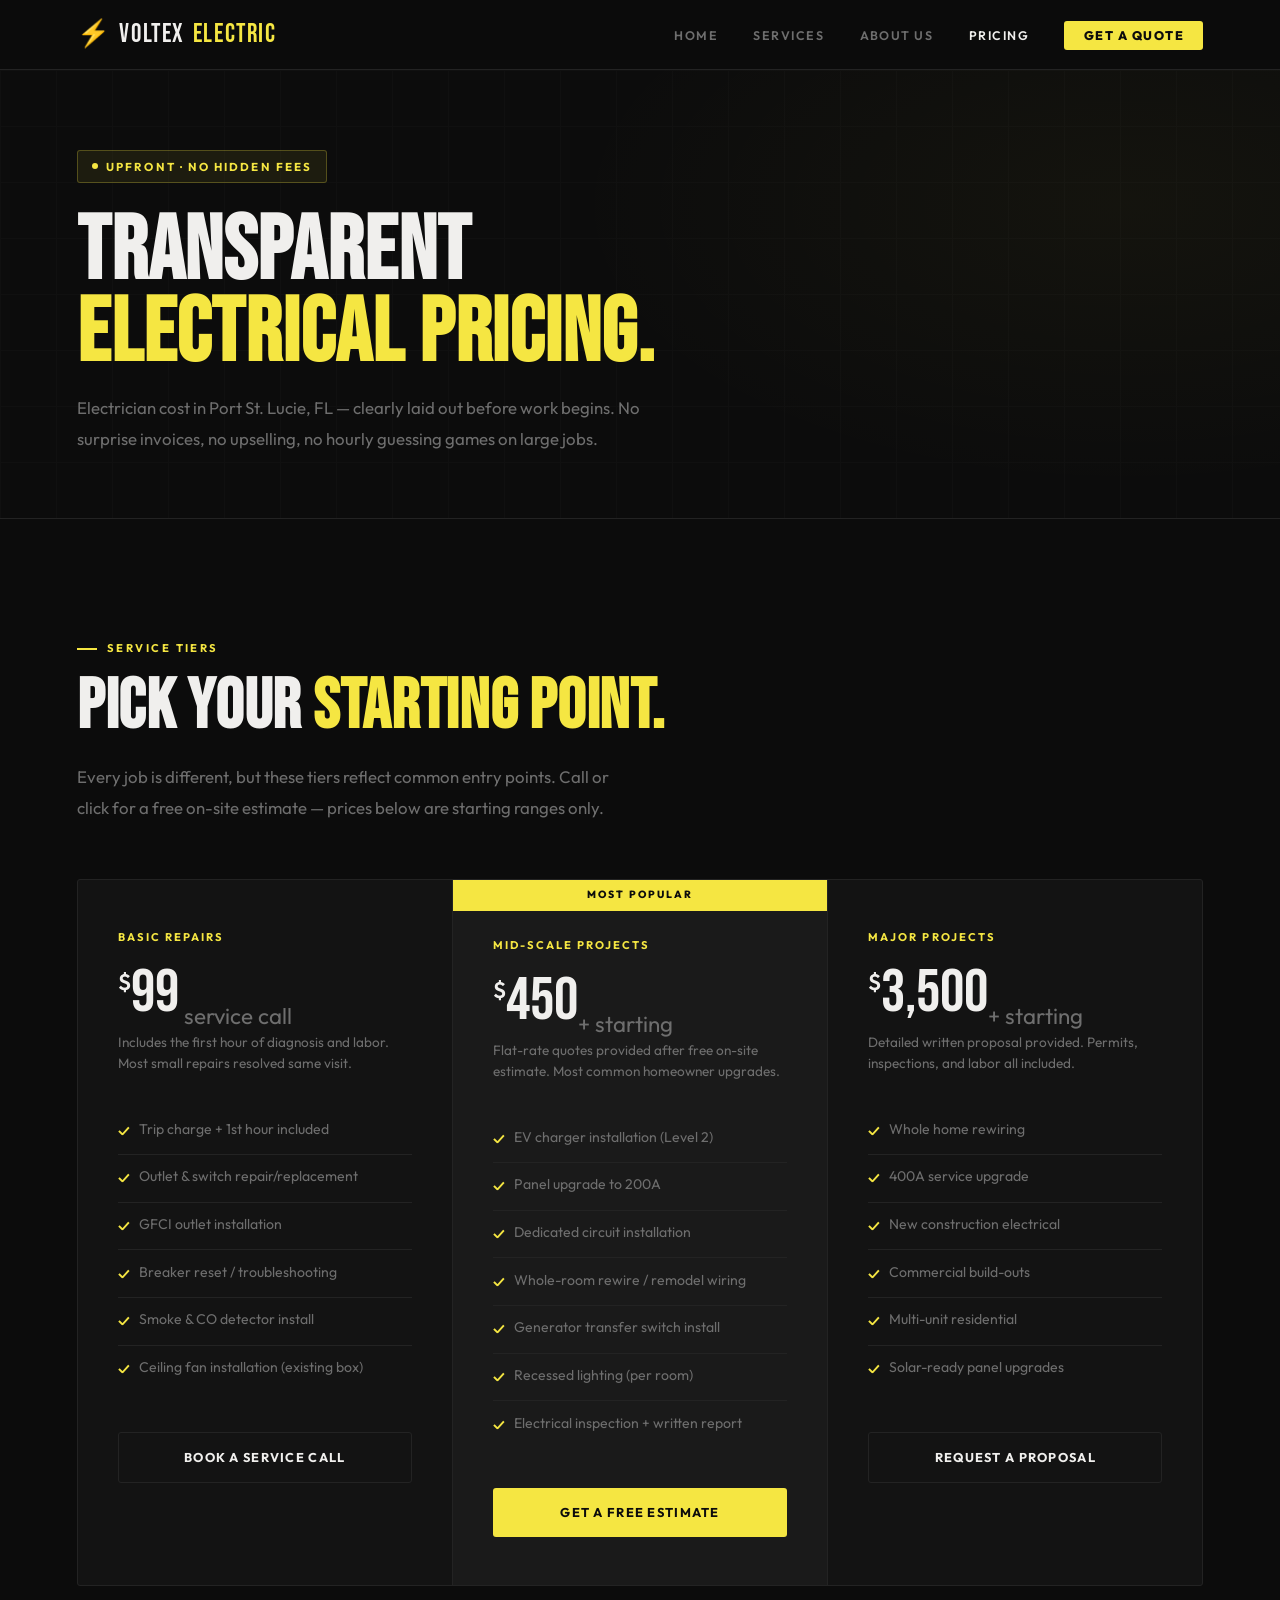
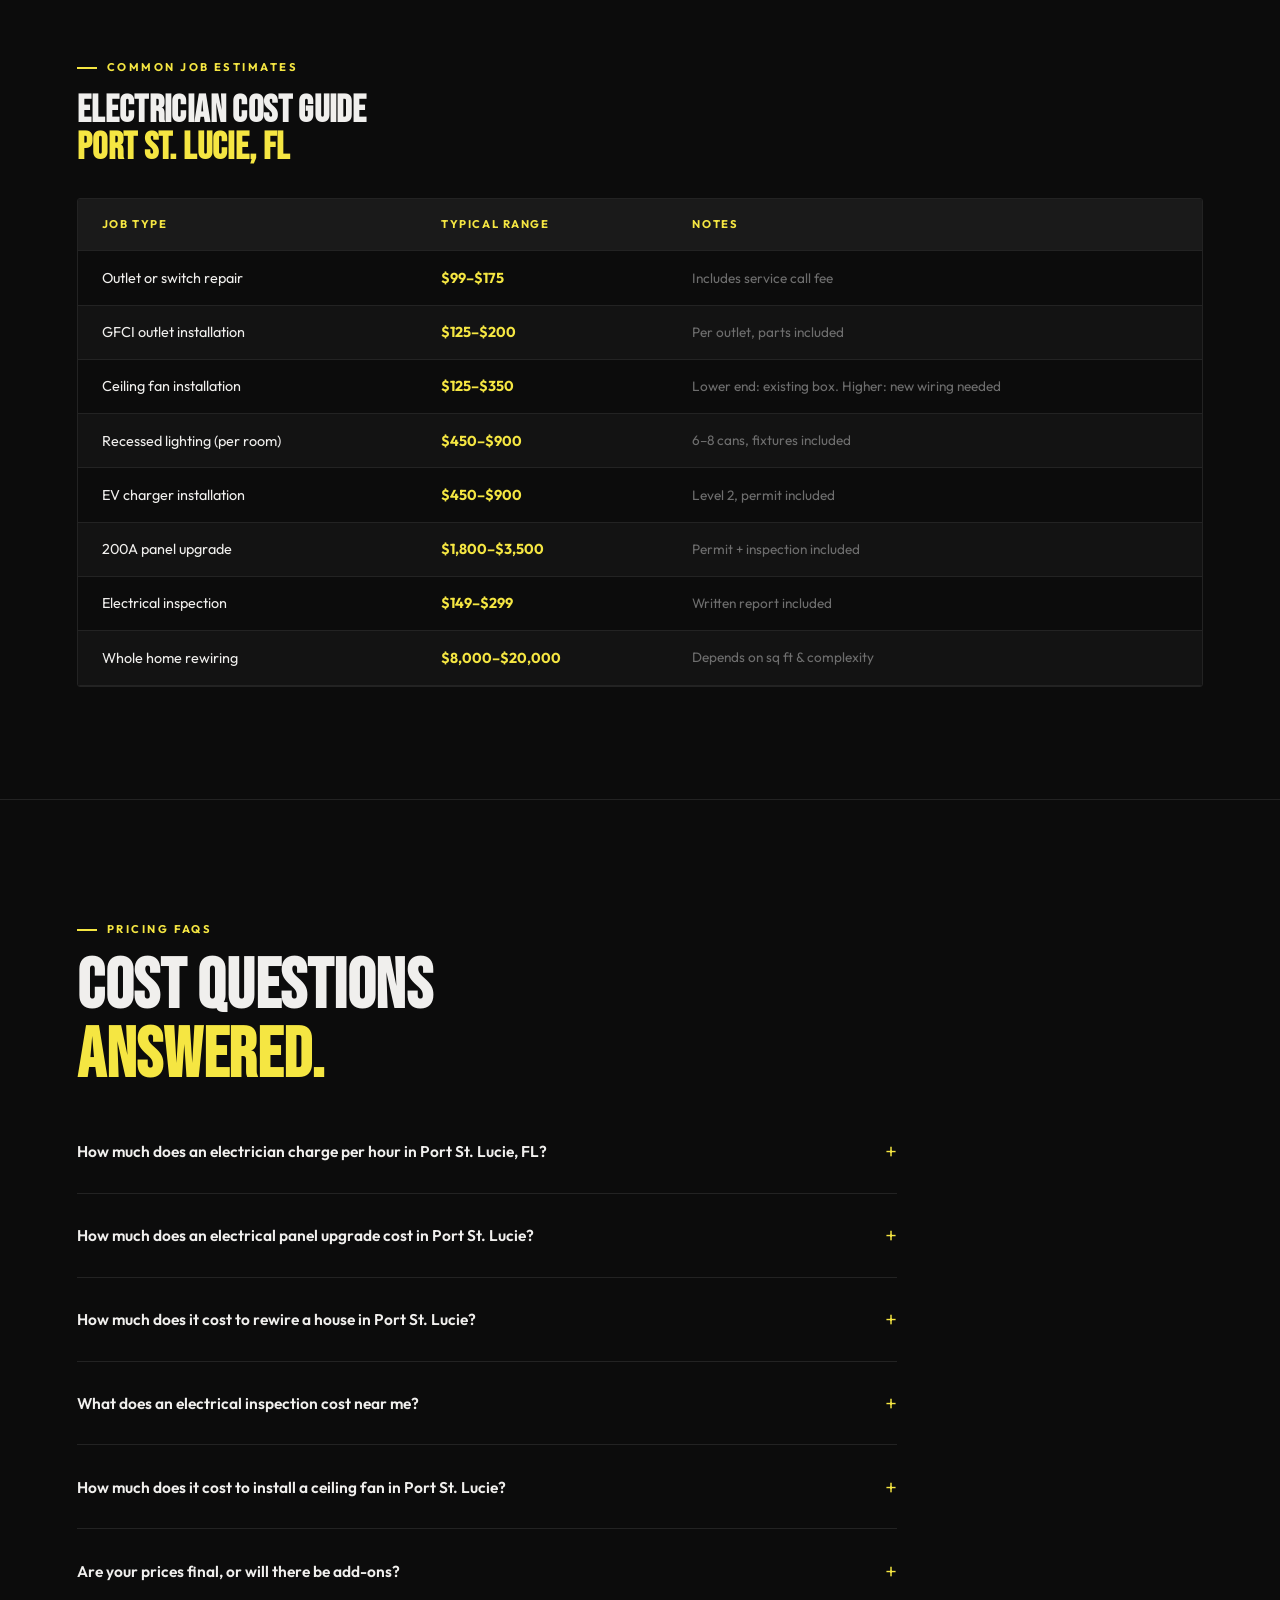
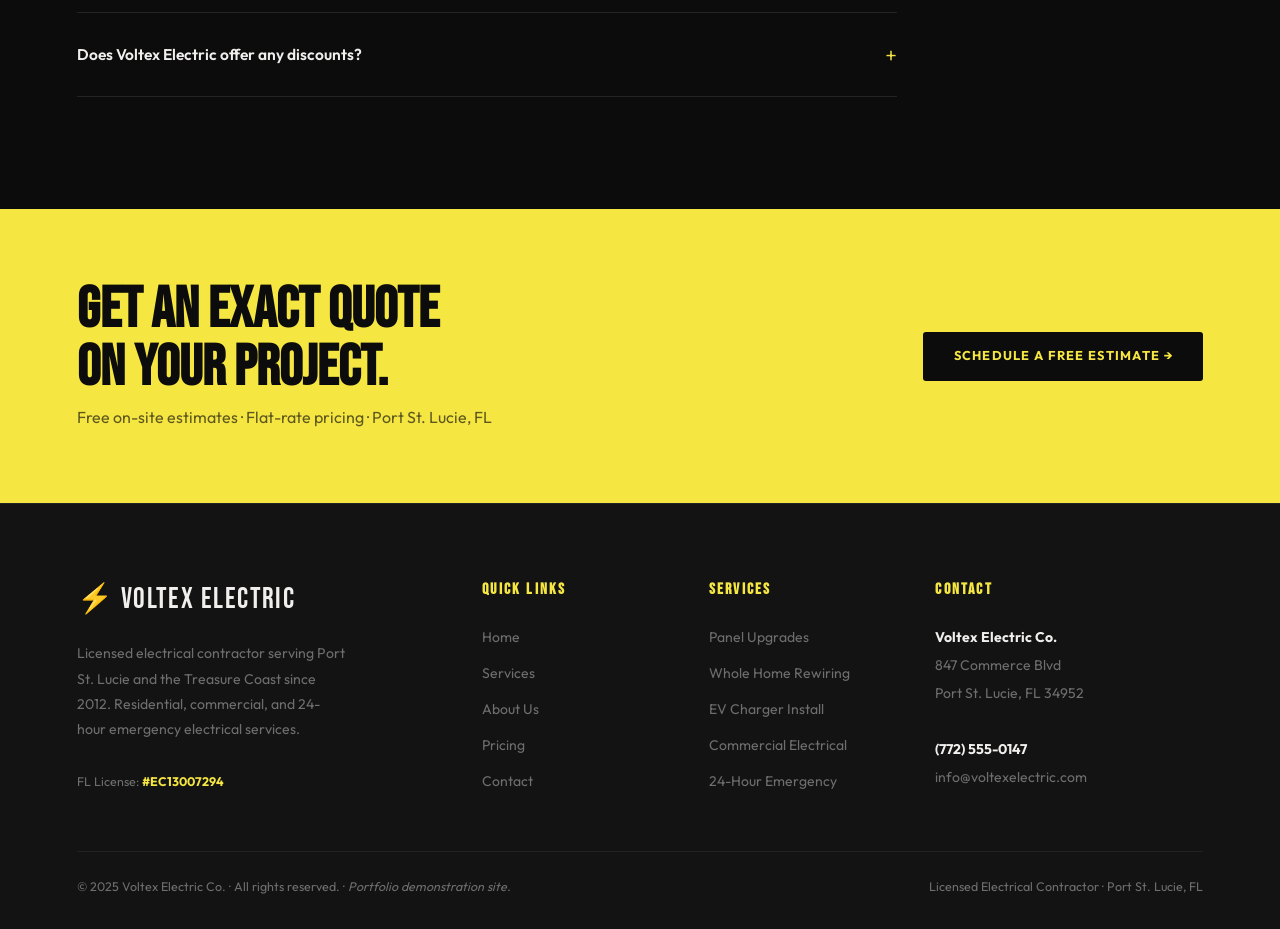
<file: pricing.html>
<!DOCTYPE html>
<html lang="en">
<head>
  <meta charset="UTF-8" />
  <meta name="viewport" content="width=device-width, initial-scale=1.0" />
  <title>Electrician Cost in Port St. Lucie, FL | Transparent Pricing | Voltex Electric Co.</title>
  <meta name="description" content="Wondering how much an electrician costs in Port St. Lucie, FL? Voltex Electric offers transparent, upfront pricing with no hidden fees. See our rates for panel upgrades, rewiring, EV chargers, and more." />
  <meta name="keywords" content="electrician cost Port St Lucie, how much does an electrician cost, electrical work pricing, electrician hourly rate Florida, electrical panel upgrade cost, how much to rewire a house Port St Lucie, affordable electrical contractor Port St Lucie" />
  <link rel="canonical" href="https://www.voltexelectric.com/pricing.html" />
  <link rel="stylesheet" href="style.css" />

  <!-- FAQPage Schema for featured snippets -->
  <script type="application/ld+json">
  {
    "@context": "https://schema.org",
    "@type": "FAQPage",
    "mainEntity": [
      {
        "@type": "Question",
        "name": "How much does an electrician charge per hour in Port St. Lucie, FL?",
        "acceptedAnswer": {
          "@type": "Answer",
          "text": "Licensed electricians in Port St. Lucie, FL typically charge between $85 and $150 per hour depending on the type of work and time of day. Standard service calls start at $99 and include the first hour of labor. Voltex Electric publishes flat-rate pricing for most common jobs so you know the cost before we start."
        }
      },
      {
        "@type": "Question",
        "name": "How much does an electrical panel upgrade cost in Port St. Lucie?",
        "acceptedAnswer": {
          "@type": "Answer",
          "text": "A 200-amp electrical panel upgrade in Port St. Lucie typically costs between $1,800 and $3,500 depending on the current panel condition, accessibility, and whether a permit and inspection are required. Voltex Electric provides free on-site estimates and all permits are included in our pricing."
        }
      },
      {
        "@type": "Question",
        "name": "How much does it cost to rewire a house in Port St. Lucie?",
        "acceptedAnswer": {
          "@type": "Answer",
          "text": "Whole home rewiring in Port St. Lucie, FL typically costs between $8,000 and $20,000 depending on the square footage, number of circuits, and accessibility. A 1,500 sq ft home averages $8,000–$12,000. We provide detailed written estimates at no charge before any work begins."
        }
      },
      {
        "@type": "Question",
        "name": "What does an electrical inspection cost near me in Port St. Lucie?",
        "acceptedAnswer": {
          "@type": "Answer",
          "text": "A residential electrical safety inspection from Voltex Electric in Port St. Lucie starts at $149. The inspection covers the main panel, wiring, outlets, grounding, GFCI compliance, and smoke detector placement. A detailed written report is provided after every inspection."
        }
      },
      {
        "@type": "Question",
        "name": "How much does it cost to install a ceiling fan in Port St. Lucie?",
        "acceptedAnswer": {
          "@type": "Answer",
          "text": "Ceiling fan installation in Port St. Lucie costs $125–$250 per fan when an existing outlet or box is present. If new wiring is needed, costs range from $250–$450 per fan. We install all brands and can add a wall switch or dimmer at the same time."
        }
      }
    ]
  }
  </script>
</head>
<body>

<nav>
  <a class="nav-logo" href="index.html">
    <span class="bolt">⚡</span>VOLTEX<span>ELECTRIC</span>
  </a>
  <ul class="nav-links">
    <li><a href="index.html">Home</a></li>
    <li><a href="services.html">Services</a></li>
    <li><a href="about.html">About Us</a></li>
    <li><a href="pricing.html" class="active">Pricing</a></li>
    <li><a href="contact.html" class="nav-cta">Get a Quote</a></li>
  </ul>
  <button class="hamburger" id="hbg" aria-label="Toggle navigation">
    <span></span><span></span><span></span>
  </button>
</nav>
<div class="mobile-nav" id="mobileNav">
  <a href="index.html">Home</a>
  <a href="services.html">Services</a>
  <a href="about.html">About Us</a>
  <a href="pricing.html">Pricing</a>
  <a href="contact.html">Get a Quote</a>
</div>

<!-- ── PAGE HERO ────────────────────────────────────────── -->
<div class="page-hero">
  <div class="hero-grid"></div>
  <div class="hero-glow"></div>
  <div class="page-hero-inner">
    <div class="eyebrow">Upfront · No Hidden Fees</div>
    <h1>TRANSPARENT<br><em>ELECTRICAL PRICING.</em></h1>
    <p>Electrician cost in Port St. Lucie, FL — clearly laid out before work begins. No surprise invoices, no upselling, no hourly guessing games on large jobs.</p>
  </div>
</div>

<!-- ── PRICING CARDS ─────────────────────────────────────── -->
<section class="section">
  <div class="label">Service Tiers</div>
  <h2 class="title">PICK YOUR <em>STARTING POINT.</em></h2>
  <p class="subtitle">Every job is different, but these tiers reflect common entry points. Call or click for a free on-site estimate — prices below are starting ranges only.</p>

  <div class="pricing-grid">
    <div class="p-card">
      <span class="p-tier">Basic Repairs</span>
      <div class="p-price"><sup>$</sup>99<sub> service call</sub></div>
      <p class="p-note">Includes the first hour of diagnosis and labor. Most small repairs resolved same visit.</p>
      <ul class="p-features">
        <li>Trip charge + 1st hour included</li>
        <li>Outlet &amp; switch repair/replacement</li>
        <li>GFCI outlet installation</li>
        <li>Breaker reset / troubleshooting</li>
        <li>Smoke &amp; CO detector install</li>
        <li>Ceiling fan installation (existing box)</li>
      </ul>
      <a href="contact.html" class="btn btn-ghost" style="width:100%; justify-content:center;">Book a Service Call</a>
    </div>

    <div class="p-card featured" style="padding-top: 3.5rem;">
      <span class="p-tier">Mid-Scale Projects</span>
      <div class="p-price"><sup>$</sup>450<sub>+ starting</sub></div>
      <p class="p-note">Flat-rate quotes provided after free on-site estimate. Most common homeowner upgrades.</p>
      <ul class="p-features">
        <li>EV charger installation (Level 2)</li>
        <li>Panel upgrade to 200A</li>
        <li>Dedicated circuit installation</li>
        <li>Whole-room rewire / remodel wiring</li>
        <li>Generator transfer switch install</li>
        <li>Recessed lighting (per room)</li>
        <li>Electrical inspection + written report</li>
      </ul>
      <a href="contact.html" class="btn btn-yellow" style="width:100%; justify-content:center;">Get a Free Estimate</a>
    </div>

    <div class="p-card">
      <span class="p-tier">Major Projects</span>
      <div class="p-price"><sup>$</sup>3,500<sub>+ starting</sub></div>
      <p class="p-note">Detailed written proposal provided. Permits, inspections, and labor all included.</p>
      <ul class="p-features">
        <li>Whole home rewiring</li>
        <li>400A service upgrade</li>
        <li>New construction electrical</li>
        <li>Commercial build-outs</li>
        <li>Multi-unit residential</li>
        <li>Solar-ready panel upgrades</li>
      </ul>
      <a href="contact.html" class="btn btn-ghost" style="width:100%; justify-content:center;">Request a Proposal</a>
    </div>
  </div>

  <!-- Flat Rate Reference Table -->
  <div class="label">Common Job Estimates</div>
  <h2 class="title" style="font-size: clamp(1.8rem,3vw,2.8rem); margin-bottom: 2rem;">ELECTRICIAN COST GUIDE<br><em>PORT ST. LUCIE, FL</em></h2>

  <div style="border: 1px solid var(--border); border-radius: var(--radius); overflow: hidden;">
    <table style="width:100%; border-collapse:collapse;">
      <thead>
        <tr style="background: var(--surface-2); border-bottom: 1px solid var(--border);">
          <th style="padding: 1rem 1.5rem; text-align:left; font-size:0.7rem; font-weight:700; letter-spacing:0.14em; text-transform:uppercase; color: var(--yellow);">Job Type</th>
          <th style="padding: 1rem 1.5rem; text-align:left; font-size:0.7rem; font-weight:700; letter-spacing:0.14em; text-transform:uppercase; color: var(--yellow);">Typical Range</th>
          <th style="padding: 1rem 1.5rem; text-align:left; font-size:0.7rem; font-weight:700; letter-spacing:0.14em; text-transform:uppercase; color: var(--yellow);">Notes</th>
        </tr>
      </thead>
      <tbody>
        <tr style="border-bottom: 1px solid var(--border);">
          <td style="padding: 0.9rem 1.5rem; font-size:0.9rem; color:var(--text);">Outlet or switch repair</td>
          <td style="padding: 0.9rem 1.5rem; font-size:0.9rem; color:var(--yellow); font-weight:700;">$99–$175</td>
          <td style="padding: 0.9rem 1.5rem; font-size:0.85rem; color:var(--muted);">Includes service call fee</td>
        </tr>
        <tr style="border-bottom: 1px solid var(--border); background: var(--surface);">
          <td style="padding: 0.9rem 1.5rem; font-size:0.9rem; color:var(--text);">GFCI outlet installation</td>
          <td style="padding: 0.9rem 1.5rem; font-size:0.9rem; color:var(--yellow); font-weight:700;">$125–$200</td>
          <td style="padding: 0.9rem 1.5rem; font-size:0.85rem; color:var(--muted);">Per outlet, parts included</td>
        </tr>
        <tr style="border-bottom: 1px solid var(--border);">
          <td style="padding: 0.9rem 1.5rem; font-size:0.9rem; color:var(--text);">Ceiling fan installation</td>
          <td style="padding: 0.9rem 1.5rem; font-size:0.9rem; color:var(--yellow); font-weight:700;">$125–$350</td>
          <td style="padding: 0.9rem 1.5rem; font-size:0.85rem; color:var(--muted);">Lower end: existing box. Higher: new wiring needed</td>
        </tr>
        <tr style="border-bottom: 1px solid var(--border); background: var(--surface);">
          <td style="padding: 0.9rem 1.5rem; font-size:0.9rem; color:var(--text);">Recessed lighting (per room)</td>
          <td style="padding: 0.9rem 1.5rem; font-size:0.9rem; color:var(--yellow); font-weight:700;">$450–$900</td>
          <td style="padding: 0.9rem 1.5rem; font-size:0.85rem; color:var(--muted);">6–8 cans, fixtures included</td>
        </tr>
        <tr style="border-bottom: 1px solid var(--border);">
          <td style="padding: 0.9rem 1.5rem; font-size:0.9rem; color:var(--text);">EV charger installation</td>
          <td style="padding: 0.9rem 1.5rem; font-size:0.9rem; color:var(--yellow); font-weight:700;">$450–$900</td>
          <td style="padding: 0.9rem 1.5rem; font-size:0.85rem; color:var(--muted);">Level 2, permit included</td>
        </tr>
        <tr style="border-bottom: 1px solid var(--border); background: var(--surface);">
          <td style="padding: 0.9rem 1.5rem; font-size:0.9rem; color:var(--text);">200A panel upgrade</td>
          <td style="padding: 0.9rem 1.5rem; font-size:0.9rem; color:var(--yellow); font-weight:700;">$1,800–$3,500</td>
          <td style="padding: 0.9rem 1.5rem; font-size:0.85rem; color:var(--muted);">Permit + inspection included</td>
        </tr>
        <tr style="border-bottom: 1px solid var(--border);">
          <td style="padding: 0.9rem 1.5rem; font-size:0.9rem; color:var(--text);">Electrical inspection</td>
          <td style="padding: 0.9rem 1.5rem; font-size:0.9rem; color:var(--yellow); font-weight:700;">$149–$299</td>
          <td style="padding: 0.9rem 1.5rem; font-size:0.85rem; color:var(--muted);">Written report included</td>
        </tr>
        <tr style="border-bottom: 1px solid var(--border); background: var(--surface);">
          <td style="padding: 0.9rem 1.5rem; font-size:0.9rem; color:var(--text);">Whole home rewiring</td>
          <td style="padding: 0.9rem 1.5rem; font-size:0.9rem; color:var(--yellow); font-weight:700;">$8,000–$20,000</td>
          <td style="padding: 0.9rem 1.5rem; font-size:0.85rem; color:var(--muted);">Depends on sq ft &amp; complexity</td>
        </tr>
      </tbody>
    </table>
  </div>
</section>

<!-- ── FAQ ───────────────────────────────────────────────── -->
<section class="section" style="border-top: 1px solid var(--border); padding-top: 7rem;">
  <div class="label">Pricing FAQs</div>
  <h2 class="title">COST QUESTIONS<br><em>ANSWERED.</em></h2>
  <div class="faq-wrap">
    <details class="faq">
      <summary>How much does an electrician charge per hour in Port St. Lucie, FL?</summary>
      <p>Licensed electricians in Port St. Lucie typically charge between $85 and $150 per hour depending on the type of work and time of day. Our standard service call is $99 and includes the first hour of diagnosis and labor. For larger jobs, we quote flat-rate pricing so you're never watching the clock — you know the cost before we start.</p>
    </details>
    <details class="faq">
      <summary>How much does an electrical panel upgrade cost in Port St. Lucie?</summary>
      <p>A 200-amp electrical panel upgrade in Port St. Lucie typically costs between $1,800 and $3,500. The range depends on the age and condition of the existing panel, accessibility, utility coordination, and any code corrections required. All permits and the final county inspection are included in our quoted price — no extras.</p>
    </details>
    <details class="faq">
      <summary>How much does it cost to rewire a house in Port St. Lucie?</summary>
      <p>Whole home rewiring in Port St. Lucie, FL generally costs $8,000 to $20,000+ depending on the home's square footage, age, number of circuits, and how accessible the walls and attic are. A typical 1,500 sq ft single-story home averages $8,000–$12,000 including permit and inspection. We provide free on-site estimates with no obligation.</p>
    </details>
    <details class="faq">
      <summary>What does an electrical inspection cost near me?</summary>
      <p>A residential electrical safety inspection from Voltex Electric starts at $149 for homes under 2,000 sq ft. The inspection covers your main panel, visible wiring, outlets, GFCI and AFCI compliance, grounding, and smoke/CO detector placement. You'll receive a detailed written report — useful for real estate transactions, insurance, or peace of mind.</p>
    </details>
    <details class="faq">
      <summary>How much does it cost to install a ceiling fan in Port St. Lucie?</summary>
      <p>Ceiling fan installation costs $125–$250 per fan if an existing ceiling box is in place. If new wiring must be run from the panel, costs increase to $250–$450 per fan. We can also install a new wall switch, dimmer, or remote receiver at the same time. We install all brands — just supply the fan or let us recommend one.</p>
    </details>
    <details class="faq">
      <summary>Are your prices final, or will there be add-ons?</summary>
      <p>We provide flat-rate quotes in writing before any work begins. If our technician discovers something unexpected during the job (it happens in older homes), we stop and explain the situation before proceeding. You always approve any additional costs before they're incurred — no surprises on the invoice.</p>
    </details>
    <details class="faq">
      <summary>Does Voltex Electric offer any discounts?</summary>
      <p>Yes — we offer a 10% senior discount for homeowners 65+, and a $50 referral credit for customers who send us a new client. We also run seasonal promotions on panel upgrades and EV charger installations. Call or email us to ask about current offers.</p>
    </details>
  </div>
</section>

<!-- ── CTA ───────────────────────────────────────────────── -->
<div class="banner">
  <div class="banner-text">
    <h2>GET AN EXACT QUOTE<br>ON YOUR PROJECT.</h2>
    <p>Free on-site estimates · Flat-rate pricing · Port St. Lucie, FL</p>
  </div>
  <a href="contact.html" class="btn btn-dark">Schedule a Free Estimate →</a>
</div>

<footer>
  <div class="footer-grid">
    <div class="footer-brand">
      <div class="footer-logo"><span>⚡</span> VOLTEX ELECTRIC</div>
      <p>Licensed electrical contractor serving Port St. Lucie and the Treasure Coast since 2012. Residential, commercial, and 24-hour emergency electrical services.</p>
      <span class="lic">FL License: <strong>#EC13007294</strong></span>
    </div>
    <div class="footer-col">
      <h4>Quick Links</h4>
      <ul>
        <li><a href="index.html">Home</a></li>
        <li><a href="services.html">Services</a></li>
        <li><a href="about.html">About Us</a></li>
        <li><a href="pricing.html">Pricing</a></li>
        <li><a href="contact.html">Contact</a></li>
      </ul>
    </div>
    <div class="footer-col">
      <h4>Services</h4>
      <ul>
        <li><a href="services.html">Panel Upgrades</a></li>
        <li><a href="services.html">Whole Home Rewiring</a></li>
        <li><a href="services.html">EV Charger Install</a></li>
        <li><a href="services.html">Commercial Electrical</a></li>
        <li><a href="services.html">24-Hour Emergency</a></li>
      </ul>
    </div>
    <div class="footer-col footer-nap">
      <h4>Contact</h4>
      <p>
        <strong>Voltex Electric Co.</strong><br>
        847 Commerce Blvd<br>
        Port St. Lucie, FL 34952<br><br>
        <strong><a href="tel:7725550147" style="color:inherit;text-decoration:none;">(772) 555-0147</a></strong><br>
        <a href="mailto:info@voltexelectric.com" style="color:inherit;text-decoration:none;">info@voltexelectric.com</a>
      </p>
    </div>
  </div>
  <div class="footer-bottom">
    <p>© 2025 Voltex Electric Co. · All rights reserved. · <em>Portfolio demonstration site.</em></p>
    <p>Licensed Electrical Contractor · Port St. Lucie, FL</p>
  </div>
</footer>

<script>
  const hbg = document.getElementById('hbg');
  const nav = document.getElementById('mobileNav');
  hbg.addEventListener('click', () => {
    hbg.classList.toggle('open');
    nav.classList.toggle('open');
  });
</script>
</body>
</html>
</file>
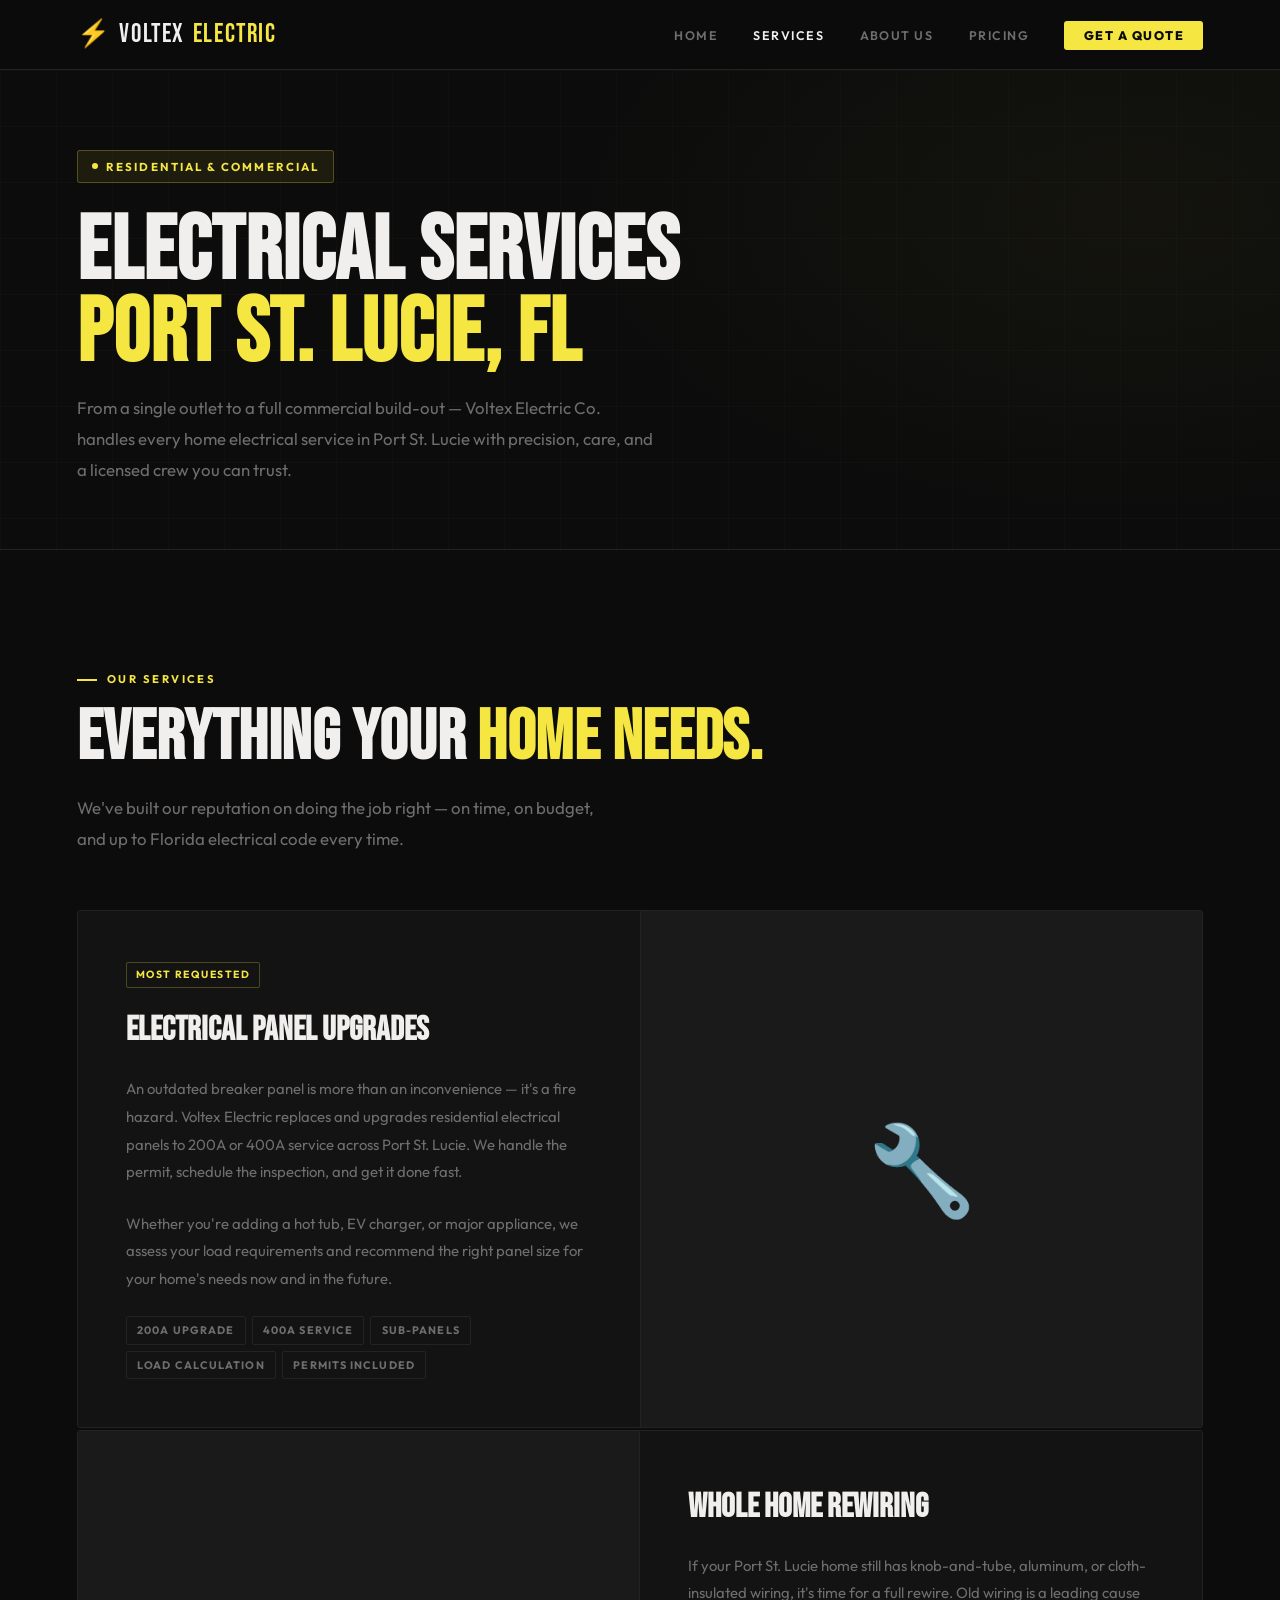
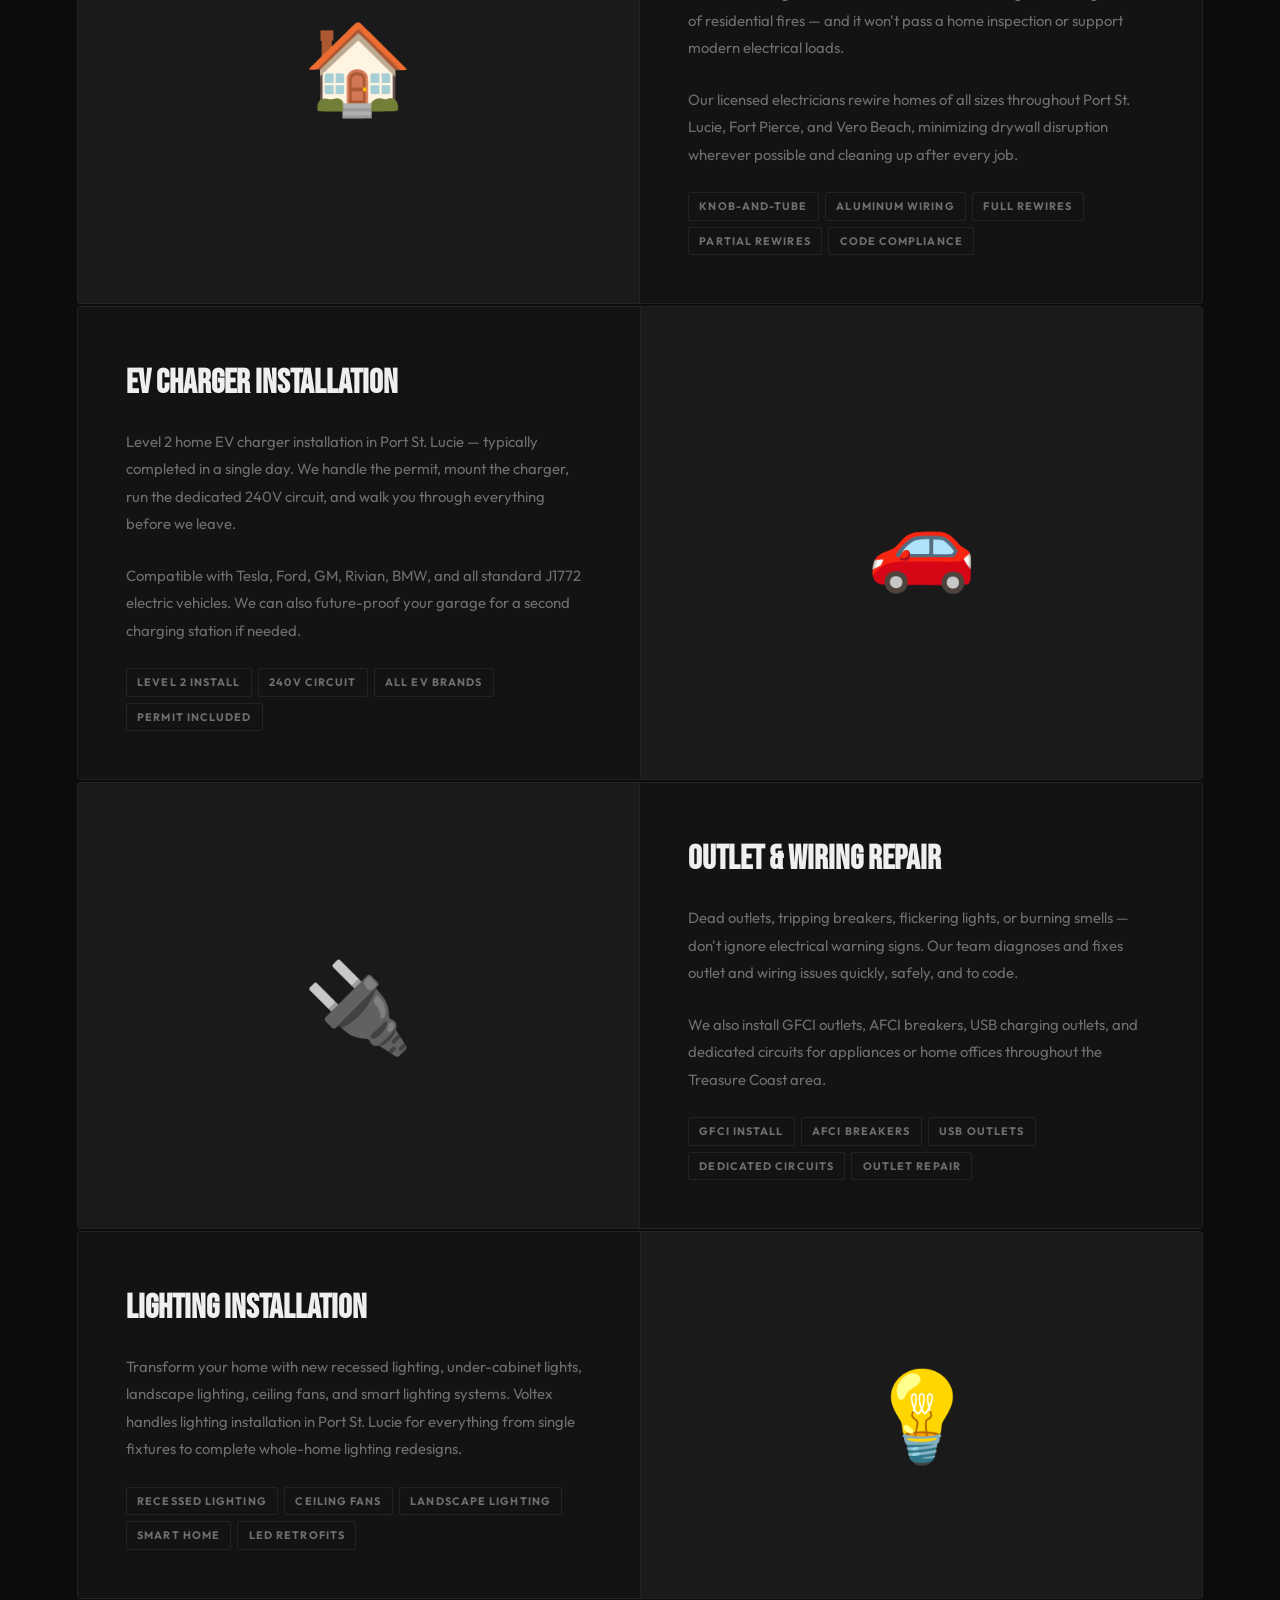
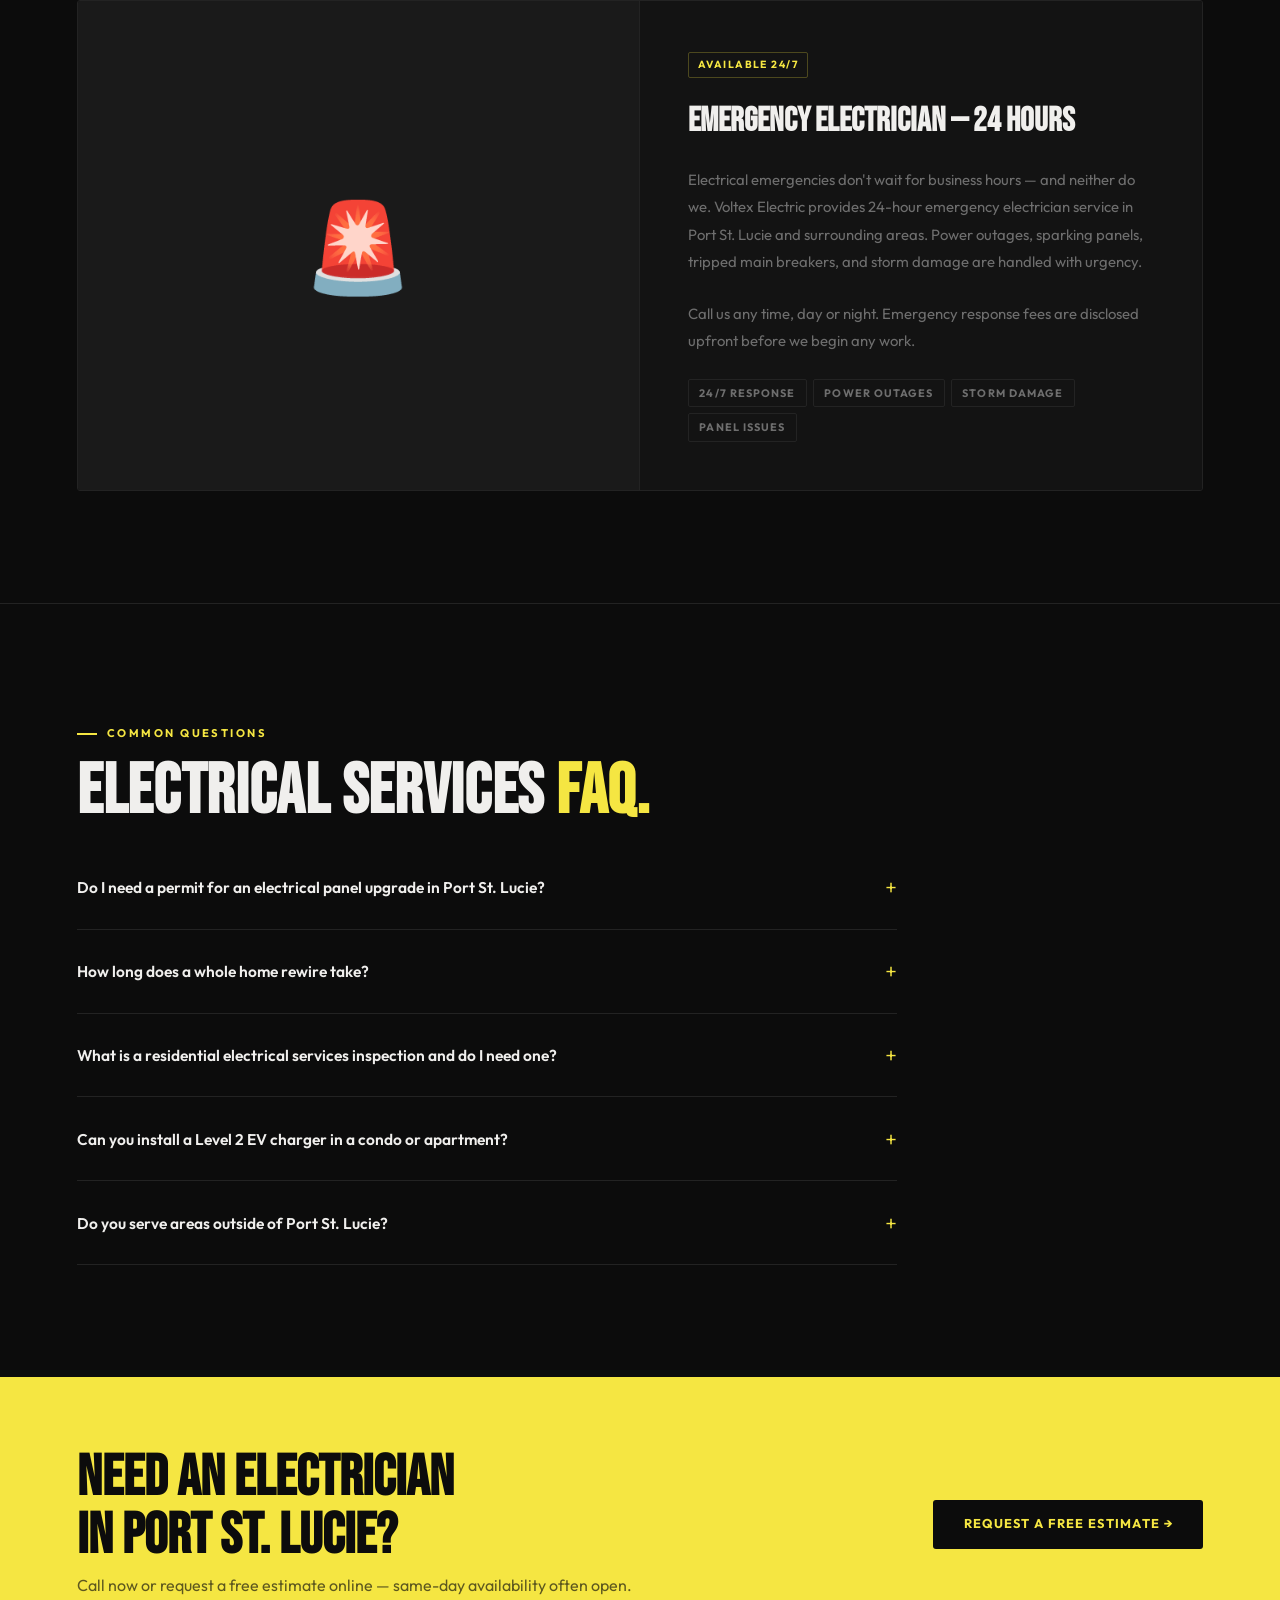
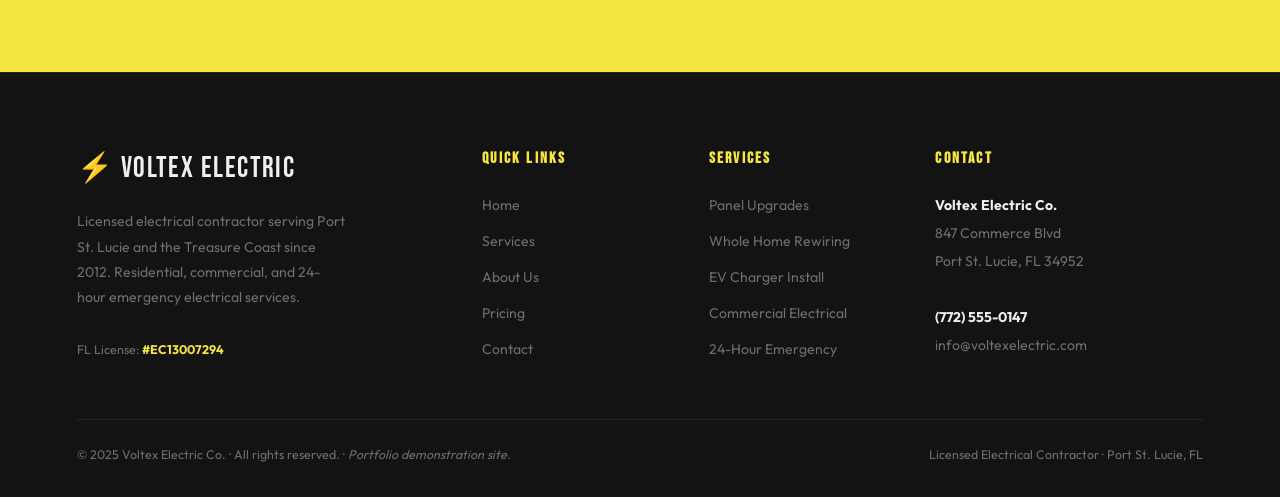
<file: services.html>
<!DOCTYPE html>
<html lang="en">
<head>
  <meta charset="UTF-8" />
  <meta name="viewport" content="width=device-width, initial-scale=1.0" />
  <title>Electrical Services in Port St. Lucie, FL | Voltex Electric Co.</title>
  <meta name="description" content="Voltex Electric Co. offers comprehensive electrical services in Port St. Lucie, FL — panel upgrades, whole home rewiring, EV charger installation, emergency electrician, and more. Licensed & insured." />
  <meta name="keywords" content="electrical services Port St Lucie, home electrical services, commercial electrical contractor, panel upgrade electrician, electrical installation Port St Lucie, emergency electrician Port St Lucie 24 hour" />
  <link rel="canonical" href="https://www.voltexelectric.com/services.html" />
  <link rel="stylesheet" href="style.css" />
</head>
<body>

<nav>
  <a class="nav-logo" href="index.html">
    <span class="bolt">⚡</span>VOLTEX<span>ELECTRIC</span>
  </a>
  <ul class="nav-links">
    <li><a href="index.html">Home</a></li>
    <li><a href="services.html" class="active">Services</a></li>
    <li><a href="about.html">About Us</a></li>
    <li><a href="pricing.html">Pricing</a></li>
    <li><a href="contact.html" class="nav-cta">Get a Quote</a></li>
  </ul>
  <button class="hamburger" id="hbg" aria-label="Toggle navigation">
    <span></span><span></span><span></span>
  </button>
</nav>
<div class="mobile-nav" id="mobileNav">
  <a href="index.html">Home</a>
  <a href="services.html">Services</a>
  <a href="about.html">About Us</a>
  <a href="pricing.html">Pricing</a>
  <a href="contact.html">Get a Quote</a>
</div>

<!-- ── PAGE HERO ────────────────────────────────────────── -->
<div class="page-hero">
  <div class="hero-grid"></div>
  <div class="hero-glow"></div>
  <div class="page-hero-inner">
    <div class="eyebrow">Residential &amp; Commercial</div>
    <h1>ELECTRICAL SERVICES<br><em>PORT ST. LUCIE, FL</em></h1>
    <p>From a single outlet to a full commercial build-out — Voltex Electric Co. handles every home electrical service in Port St. Lucie with precision, care, and a licensed crew you can trust.</p>
  </div>
</div>

<!-- ── SERVICE LIST ─────────────────────────────────────── -->
<section class="section">
  <div class="label">Our Services</div>
  <h2 class="title">EVERYTHING YOUR <em>HOME NEEDS.</em></h2>
  <p class="subtitle">We've built our reputation on doing the job right — on time, on budget, and up to Florida electrical code every time.</p>

  <!-- Panel Upgrades -->
  <div class="svc-row">
    <div class="svc-content">
      <div class="card-tag">Most Requested</div>
      <h3>Electrical Panel Upgrades</h3>
      <p>An outdated breaker panel is more than an inconvenience — it's a fire hazard. Voltex Electric replaces and upgrades residential electrical panels to 200A or 400A service across Port St. Lucie. We handle the permit, schedule the inspection, and get it done fast.</p>
      <p>Whether you're adding a hot tub, EV charger, or major appliance, we assess your load requirements and recommend the right panel size for your home's needs now and in the future.</p>
      <div class="tag-row">
        <span class="tag">200A Upgrade</span>
        <span class="tag">400A Service</span>
        <span class="tag">Sub-Panels</span>
        <span class="tag">Load Calculation</span>
        <span class="tag">Permits Included</span>
      </div>
    </div>
    <div class="svc-visual">🔧</div>
  </div>

  <!-- Rewiring -->
  <div class="svc-row">
    <div class="svc-visual" style="border-left:none; border-right: 1px solid var(--border);">🏠</div>
    <div class="svc-content">
      <h3>Whole Home Rewiring</h3>
      <p>If your Port St. Lucie home still has knob-and-tube, aluminum, or cloth-insulated wiring, it's time for a full rewire. Old wiring is a leading cause of residential fires — and it won't pass a home inspection or support modern electrical loads.</p>
      <p>Our licensed electricians rewire homes of all sizes throughout Port St. Lucie, Fort Pierce, and Vero Beach, minimizing drywall disruption wherever possible and cleaning up after every job.</p>
      <div class="tag-row">
        <span class="tag">Knob-and-Tube</span>
        <span class="tag">Aluminum Wiring</span>
        <span class="tag">Full Rewires</span>
        <span class="tag">Partial Rewires</span>
        <span class="tag">Code Compliance</span>
      </div>
    </div>
  </div>

  <!-- EV Charger -->
  <div class="svc-row">
    <div class="svc-content">
      <h3>EV Charger Installation</h3>
      <p>Level 2 home EV charger installation in Port St. Lucie — typically completed in a single day. We handle the permit, mount the charger, run the dedicated 240V circuit, and walk you through everything before we leave.</p>
      <p>Compatible with Tesla, Ford, GM, Rivian, BMW, and all standard J1772 electric vehicles. We can also future-proof your garage for a second charging station if needed.</p>
      <div class="tag-row">
        <span class="tag">Level 2 Install</span>
        <span class="tag">240V Circuit</span>
        <span class="tag">All EV Brands</span>
        <span class="tag">Permit Included</span>
      </div>
    </div>
    <div class="svc-visual">🚗</div>
  </div>

  <!-- Outlets & Wiring -->
  <div class="svc-row">
    <div class="svc-visual" style="border-left:none; border-right: 1px solid var(--border);">🔌</div>
    <div class="svc-content">
      <h3>Outlet &amp; Wiring Repair</h3>
      <p>Dead outlets, tripping breakers, flickering lights, or burning smells — don't ignore electrical warning signs. Our team diagnoses and fixes outlet and wiring issues quickly, safely, and to code.</p>
      <p>We also install GFCI outlets, AFCI breakers, USB charging outlets, and dedicated circuits for appliances or home offices throughout the Treasure Coast area.</p>
      <div class="tag-row">
        <span class="tag">GFCI Install</span>
        <span class="tag">AFCI Breakers</span>
        <span class="tag">USB Outlets</span>
        <span class="tag">Dedicated Circuits</span>
        <span class="tag">Outlet Repair</span>
      </div>
    </div>
  </div>

  <!-- Lighting -->
  <div class="svc-row">
    <div class="svc-content">
      <h3>Lighting Installation</h3>
      <p>Transform your home with new recessed lighting, under-cabinet lights, landscape lighting, ceiling fans, and smart lighting systems. Voltex handles lighting installation in Port St. Lucie for everything from single fixtures to complete whole-home lighting redesigns.</p>
      <div class="tag-row">
        <span class="tag">Recessed Lighting</span>
        <span class="tag">Ceiling Fans</span>
        <span class="tag">Landscape Lighting</span>
        <span class="tag">Smart Home</span>
        <span class="tag">LED Retrofits</span>
      </div>
    </div>
    <div class="svc-visual">💡</div>
  </div>

  <!-- Emergency -->
  <div class="svc-row">
    <div class="svc-visual" style="border-left:none; border-right: 1px solid var(--border);">🚨</div>
    <div class="svc-content">
      <div class="card-tag">Available 24/7</div>
      <h3>Emergency Electrician — 24 Hours</h3>
      <p>Electrical emergencies don't wait for business hours — and neither do we. Voltex Electric provides 24-hour emergency electrician service in Port St. Lucie and surrounding areas. Power outages, sparking panels, tripped main breakers, and storm damage are handled with urgency.</p>
      <p>Call us any time, day or night. Emergency response fees are disclosed upfront before we begin any work.</p>
      <div class="tag-row">
        <span class="tag">24/7 Response</span>
        <span class="tag">Power Outages</span>
        <span class="tag">Storm Damage</span>
        <span class="tag">Panel Issues</span>
      </div>
    </div>
  </div>
</section>

<!-- ── FAQ ───────────────────────────────────────────────── -->
<section class="section" style="border-top: 1px solid var(--border); padding-top: 7rem;">
  <div class="label">Common Questions</div>
  <h2 class="title">ELECTRICAL SERVICES <em>FAQ.</em></h2>
  <div class="faq-wrap">
    <details class="faq">
      <summary>Do I need a permit for an electrical panel upgrade in Port St. Lucie?</summary>
      <p>Yes — all electrical panel upgrades in Port St. Lucie require a permit from St. Lucie County. Voltex Electric pulls all necessary permits on your behalf as part of every panel upgrade job. We also schedule and pass the final inspection so you have documentation that the work was done to code.</p>
    </details>
    <details class="faq">
      <summary>How long does a whole home rewire take?</summary>
      <p>Most whole home rewires in Port St. Lucie take between 3 and 7 days depending on the size and age of the home. We work efficiently to minimize disruption and clean up completely at the end of every shift. Older homes with difficult access may take longer, and we'll give you an accurate timeline during your free estimate.</p>
    </details>
    <details class="faq">
      <summary>What is a residential electrical services inspection and do I need one?</summary>
      <p>An electrical inspection involves a licensed electrician reviewing your home's panel, wiring, outlets, grounding, and smoke detector placement for safety and code compliance. We recommend one if you're buying a home, experiencing recurring electrical problems, or if your home is over 25 years old. Inspections start at $149.</p>
    </details>
    <details class="faq">
      <summary>Can you install a Level 2 EV charger in a condo or apartment?</summary>
      <p>In some cases, yes — it depends on the building's electrical infrastructure and HOA rules. We've successfully installed dedicated charging circuits in garages of condos and townhomes throughout Port St. Lucie. We assess feasibility during the estimate at no charge.</p>
    </details>
    <details class="faq">
      <summary>Do you serve areas outside of Port St. Lucie?</summary>
      <p>Yes — Voltex Electric serves all of St. Lucie County, Indian River County, and Martin County, including Fort Pierce, Vero Beach, Stuart, Palm City, and Jensen Beach. Call to confirm service availability for your specific address.</p>
    </details>
  </div>
</section>

<!-- ── CTA ───────────────────────────────────────────────── -->
<div class="banner">
  <div class="banner-text">
    <h2>NEED AN ELECTRICIAN<br>IN PORT ST. LUCIE?</h2>
    <p>Call now or request a free estimate online — same-day availability often open.</p>
  </div>
  <a href="contact.html" class="btn btn-dark">Request a Free Estimate →</a>
</div>

<!-- ── FOOTER ───────────────────────────────────────────── -->
<footer>
  <div class="footer-grid">
    <div class="footer-brand">
      <div class="footer-logo"><span>⚡</span> VOLTEX ELECTRIC</div>
      <p>Licensed electrical contractor serving Port St. Lucie and the Treasure Coast since 2012. Residential, commercial, and 24-hour emergency electrical services.</p>
      <span class="lic">FL License: <strong>#EC13007294</strong></span>
    </div>
    <div class="footer-col">
      <h4>Quick Links</h4>
      <ul>
        <li><a href="index.html">Home</a></li>
        <li><a href="services.html">Services</a></li>
        <li><a href="about.html">About Us</a></li>
        <li><a href="pricing.html">Pricing</a></li>
        <li><a href="contact.html">Contact</a></li>
      </ul>
    </div>
    <div class="footer-col">
      <h4>Services</h4>
      <ul>
        <li><a href="services.html">Panel Upgrades</a></li>
        <li><a href="services.html">Whole Home Rewiring</a></li>
        <li><a href="services.html">EV Charger Install</a></li>
        <li><a href="services.html">Commercial Electrical</a></li>
        <li><a href="services.html">24-Hour Emergency</a></li>
      </ul>
    </div>
    <div class="footer-col footer-nap">
      <h4>Contact</h4>
      <p>
        <strong>Voltex Electric Co.</strong><br>
        847 Commerce Blvd<br>
        Port St. Lucie, FL 34952<br><br>
        <strong><a href="tel:7725550147" style="color:inherit;text-decoration:none;">(772) 555-0147</a></strong><br>
        <a href="mailto:info@voltexelectric.com" style="color:inherit;text-decoration:none;">info@voltexelectric.com</a>
      </p>
    </div>
  </div>
  <div class="footer-bottom">
    <p>© 2025 Voltex Electric Co. · All rights reserved. · <em>Portfolio demonstration site.</em></p>
    <p>Licensed Electrical Contractor · Port St. Lucie, FL</p>
  </div>
</footer>

<script>
  const hbg = document.getElementById('hbg');
  const nav = document.getElementById('mobileNav');
  hbg.addEventListener('click', () => {
    hbg.classList.toggle('open');
    nav.classList.toggle('open');
  });
</script>
</body>
</html>
</file>
<file: style.css>
@import url('https://fonts.googleapis.com/css2?family=Bebas+Neue&family=Outfit:wght@300;400;500;600;700;800&display=swap');

:root {
  --yellow:       #F5E642;
  --yellow-glow:  rgba(245, 230, 66, 0.18);
  --yellow-dim:   rgba(245, 230, 66, 0.07);
  --bg:           #0C0C0C;
  --surface:      #131313;
  --surface-2:    #1A1A1A;
  --border:       #232323;
  --text:         #F0EFED;
  --muted:        #6E6E6E;
  --radius:       3px;
  --ease:         0.22s ease;
}

*, *::before, *::after { margin: 0; padding: 0; box-sizing: border-box; }
html { scroll-behavior: smooth; }
body {
  background: var(--bg);
  color: var(--text);
  font-family: 'Outfit', sans-serif;
  font-size: 16px;
  line-height: 1.7;
  -webkit-font-smoothing: antialiased;
}

/* ── NAVBAR ─────────────────────────────────────────── */
nav {
  position: sticky; top: 0; z-index: 1000;
  height: 70px;
  background: rgba(12,12,12,0.96);
  backdrop-filter: blur(16px);
  border-bottom: 1px solid var(--border);
  padding: 0 6%;
  display: flex; align-items: center; justify-content: space-between;
}
.nav-logo {
  font-family: 'Bebas Neue', sans-serif;
  font-size: 1.65rem; letter-spacing: 0.06em;
  color: var(--text); text-decoration: none;
  display: flex; align-items: center; gap: 8px;
}
.nav-logo .bolt { color: var(--yellow); }
.nav-logo span  { color: var(--yellow); }
.nav-links { display: flex; align-items: center; gap: 2.2rem; list-style: none; }
.nav-links a {
  color: var(--muted); text-decoration: none;
  font-size: 0.78rem; font-weight: 600;
  letter-spacing: 0.12em; text-transform: uppercase;
  transition: color var(--ease);
}
.nav-links a:hover, .nav-links a.active { color: var(--text); }
.nav-cta {
  background: var(--yellow) !important;
  color: var(--bg) !important;
  padding: 0.45rem 1.2rem !important;
  border-radius: var(--radius);
  font-weight: 800 !important;
}
.nav-cta:hover { opacity: 0.85; color: var(--bg) !important; }

/* mobile nav */
.hamburger {
  display: none; flex-direction: column; gap: 5px;
  cursor: pointer; padding: 4px; background: none; border: none;
}
.hamburger span {
  display: block; width: 23px; height: 2px;
  background: var(--text);
  transition: transform 0.3s, opacity 0.3s;
}
.hamburger.open span:nth-child(1) { transform: translateY(7px) rotate(45deg); }
.hamburger.open span:nth-child(2) { opacity: 0; }
.hamburger.open span:nth-child(3) { transform: translateY(-7px) rotate(-45deg); }
.mobile-nav {
  display: none; position: fixed;
  top: 70px; left: 0; right: 0;
  background: var(--bg); border-bottom: 1px solid var(--border);
  padding: 0 6%; z-index: 999;
}
.mobile-nav.open { display: block; }
.mobile-nav a {
  display: block; padding: 1rem 0;
  border-bottom: 1px solid var(--border);
  color: var(--muted); text-decoration: none;
  font-size: 0.85rem; font-weight: 600;
  letter-spacing: 0.1em; text-transform: uppercase;
  transition: color var(--ease);
}
.mobile-nav a:hover { color: var(--yellow); }

/* ── HERO ────────────────────────────────────────────── */
.hero {
  min-height: calc(100vh - 70px);
  padding: 7rem 6% 6rem;
  display: flex; align-items: center;
  position: relative; overflow: hidden;
}
.hero-grid {
  position: absolute; inset: 0;
  background-image:
    linear-gradient(var(--border) 1px, transparent 1px),
    linear-gradient(90deg, var(--border) 1px, transparent 1px);
  background-size: 56px 56px;
  opacity: 0.35; pointer-events: none;
}
.hero-glow {
  position: absolute; top: 0; right: 0;
  width: 60%; height: 100%;
  background: radial-gradient(ellipse at 80% 30%, rgba(245,230,66,0.07) 0%, transparent 65%);
  pointer-events: none;
}
.hero-number {
  position: absolute; right: 6%; bottom: 2rem;
  font-family: 'Bebas Neue', sans-serif;
  font-size: clamp(8rem, 18vw, 18rem);
  color: rgba(245,230,66,0.04); line-height: 1;
  pointer-events: none; user-select: none;
  letter-spacing: -0.02em;
}
.hero-content { position: relative; z-index: 1; max-width: 800px; }

.eyebrow {
  display: inline-flex; align-items: center; gap: 8px;
  font-size: 0.72rem; font-weight: 700;
  letter-spacing: 0.18em; text-transform: uppercase;
  color: var(--yellow);
  border: 1px solid rgba(245,230,66,0.25);
  background: var(--yellow-dim);
  padding: 0.35rem 0.9rem; border-radius: var(--radius);
  margin-bottom: 1.75rem;
}
.eyebrow::before {
  content: ''; width: 6px; height: 6px;
  background: var(--yellow); border-radius: 50%;
}

.hero h1 {
  font-family: 'Bebas Neue', sans-serif;
  font-size: clamp(4.2rem, 9.5vw, 9rem);
  line-height: 0.93; letter-spacing: 0.01em;
  margin-bottom: 1.75rem;
}
.hero h1 em { font-style: normal; color: var(--yellow); display: block; }
.hero .lead {
  font-size: 1.1rem; color: var(--muted);
  max-width: 500px; margin-bottom: 2.75rem; line-height: 1.85;
}
.cta-group { display: flex; gap: 1rem; flex-wrap: wrap; }

/* ── BUTTONS ─────────────────────────────────────────── */
.btn {
  display: inline-flex; align-items: center; gap: 8px;
  padding: 0.85rem 1.9rem;
  font-family: 'Outfit', sans-serif;
  font-size: 0.8rem; font-weight: 700;
  letter-spacing: 0.1em; text-transform: uppercase;
  text-decoration: none; border-radius: var(--radius);
  cursor: pointer; border: none;
  transition: opacity var(--ease), transform var(--ease);
}
.btn:hover { opacity: 0.85; transform: translateY(-1px); }
.btn-yellow { background: var(--yellow); color: var(--bg); }
.btn-ghost  { background: transparent; color: var(--text); border: 1px solid var(--border); }
.btn-ghost:hover { border-color: rgba(245,230,66,0.4); color: var(--yellow); }
.btn-dark   { background: var(--bg); color: var(--yellow); }

/* ── NAP STRIP ───────────────────────────────────────── */
.nap-strip {
  background: var(--surface);
  border-top: 1px solid var(--border);
  border-bottom: 1px solid var(--border);
  padding: 1.1rem 6%;
  display: flex; gap: 2.5rem;
  flex-wrap: wrap; align-items: center; justify-content: center;
}
.nap-item {
  display: flex; align-items: center; gap: 9px;
  font-size: 0.85rem; color: var(--muted);
}
.nap-icon { color: var(--yellow); font-size: 0.95rem; }
.nap-item strong { color: var(--text); }

/* ── SECTIONS ────────────────────────────────────────── */
.section   { padding: 7rem 6%; }
.section-sm { padding: 4rem 6%; }

.label {
  display: inline-flex; align-items: center; gap: 10px;
  font-size: 0.7rem; font-weight: 700;
  letter-spacing: 0.22em; text-transform: uppercase;
  color: var(--yellow); margin-bottom: 0.9rem;
}
.label::before {
  content: ''; width: 20px; height: 2px; background: var(--yellow);
}

h2.title {
  font-family: 'Bebas Neue', sans-serif;
  font-size: clamp(2.6rem, 5.5vw, 5rem);
  line-height: 0.97; letter-spacing: 0.01em;
  margin-bottom: 1.25rem;
}
h2.title em { font-style: normal; color: var(--yellow); }

.subtitle {
  color: var(--muted); font-size: 1.05rem;
  max-width: 540px; line-height: 1.85; margin-bottom: 3.5rem;
}

/* ── CARD GRID ───────────────────────────────────────── */
.grid {
  display: grid;
  grid-template-columns: repeat(auto-fit, minmax(270px, 1fr));
  gap: 1.5px;
  background: var(--border);
  border: 1px solid var(--border);
  border-radius: var(--radius);
  overflow: hidden;
}
.card {
  background: var(--surface);
  padding: 2.5rem;
  transition: background var(--ease);
  position: relative;
}
.card:hover { background: var(--surface-2); }
.card-num {
  font-family: 'Bebas Neue', sans-serif;
  font-size: 0.9rem; letter-spacing: 0.1em;
  color: var(--yellow); opacity: 0.6; margin-bottom: 1.5rem;
}
.card-icon { font-size: 2.2rem; margin-bottom: 1rem; display: block; }
.card h3 {
  font-family: 'Bebas Neue', sans-serif;
  font-size: 1.55rem; letter-spacing: 0.02em; margin-bottom: 0.7rem;
}
.card p { color: var(--muted); font-size: 0.9rem; line-height: 1.8; }
.card-tag {
  display: inline-block; font-size: 0.65rem; font-weight: 700;
  letter-spacing: 0.14em; text-transform: uppercase;
  color: var(--yellow); border: 1px solid rgba(245,230,66,0.25);
  padding: 0.2rem 0.55rem; border-radius: 2px; margin-bottom: 0.9rem;
}

/* ── STATS ───────────────────────────────────────────── */
.stats-row {
  display: grid;
  grid-template-columns: repeat(4, 1fr);
  border: 1px solid var(--border);
  border-radius: var(--radius); overflow: hidden;
}
.stat {
  padding: 2.5rem 2rem; text-align: center;
  background: var(--surface);
  border-right: 1px solid var(--border);
}
.stat:last-child { border-right: none; }
.stat-n {
  font-family: 'Bebas Neue', sans-serif;
  font-size: 3.8rem; color: var(--yellow);
  line-height: 1; display: block;
}
.stat-l {
  font-size: 0.75rem; font-weight: 700;
  letter-spacing: 0.12em; text-transform: uppercase;
  color: var(--muted); margin-top: 0.4rem;
}

/* ── SPLIT LAYOUT ────────────────────────────────────── */
.split {
  display: grid; grid-template-columns: 1fr 1fr;
  gap: 6rem; align-items: center;
}
.split.flip { direction: rtl; }
.split.flip > * { direction: ltr; }

/* ── CHECK LIST ──────────────────────────────────────── */
.check-list { list-style: none; }
.check-list li {
  display: flex; align-items: flex-start; gap: 12px;
  padding: 0.7rem 0;
  border-bottom: 1px solid var(--border);
  font-size: 0.95rem; color: var(--muted);
}
.check-list li:last-child { border-bottom: none; }
.check-list li::before {
  content: '✓'; color: var(--yellow); font-weight: 700;
  flex-shrink: 0; margin-top: 2px;
}

/* ── TESTIMONIALS ────────────────────────────────────── */
.testi-grid {
  display: grid;
  grid-template-columns: repeat(auto-fit, minmax(300px, 1fr));
  gap: 1.5px; background: var(--border);
  border: 1px solid var(--border);
  border-radius: var(--radius); overflow: hidden;
}
.testi {
  background: var(--surface); padding: 2.5rem;
}
.stars { color: var(--yellow); letter-spacing: 3px; margin-bottom: 1rem; display: block; }
.testi blockquote {
  font-size: 0.93rem; color: var(--muted);
  line-height: 1.85; font-style: italic;
  margin-bottom: 1.5rem; quotes: none;
}
.testi cite {
  font-size: 0.75rem; font-weight: 800;
  letter-spacing: 0.12em; text-transform: uppercase;
  font-style: normal; color: var(--text);
}

/* ── YELLOW CTA BANNER ───────────────────────────────── */
.banner {
  background: var(--yellow);
  padding: 4.5rem 6%;
  display: flex; align-items: center;
  justify-content: space-between; flex-wrap: wrap; gap: 2rem;
}
.banner-text h2 {
  font-family: 'Bebas Neue', sans-serif;
  font-size: clamp(2rem, 4.5vw, 3.8rem);
  color: var(--bg); line-height: 1;
}
.banner-text p { color: rgba(12,12,12,0.65); font-size: 1rem; margin-top: 0.5rem; }

/* ── PAGE HERO (inner pages) ─────────────────────────── */
.page-hero {
  padding: 5rem 6% 4rem;
  border-bottom: 1px solid var(--border);
  position: relative; overflow: hidden;
}
.page-hero .hero-grid  { opacity: 0.18; }
.page-hero .hero-glow  { opacity: 0.5; }
.page-hero-inner { position: relative; z-index: 1; }
.page-hero h1 {
  font-family: 'Bebas Neue', sans-serif;
  font-size: clamp(3rem, 7vw, 6.5rem);
  line-height: 0.92; letter-spacing: 0.01em; margin-bottom: 1rem;
}
.page-hero h1 em { font-style: normal; color: var(--yellow); }
.page-hero p { color: var(--muted); font-size: 1.05rem; max-width: 580px; line-height: 1.85; }

/* ── SERVICE ROWS (services page) ───────────────────── */
.svc-row {
  display: grid; grid-template-columns: 1fr 1fr;
  border: 1px solid var(--border); border-radius: var(--radius);
  overflow: hidden; margin-bottom: 1.5px;
}
.svc-row:last-child { margin-bottom: 0; }
.svc-content {
  padding: 3rem;
  background: var(--surface);
}
.svc-content h3 {
  font-family: 'Bebas Neue', sans-serif;
  font-size: 2.1rem; margin-bottom: 1rem;
}
.svc-content p { color: var(--muted); font-size: 0.93rem; line-height: 1.85; margin-bottom: 1.5rem; }
.svc-visual {
  background: var(--surface-2);
  border-left: 1px solid var(--border);
  display: flex; align-items: center; justify-content: center;
  font-size: 5.5rem; min-height: 220px;
}
.tag-row { display: flex; flex-wrap: wrap; gap: 6px; }
.tag {
  font-size: 0.68rem; font-weight: 700;
  letter-spacing: 0.1em; text-transform: uppercase;
  color: var(--muted); border: 1px solid var(--border);
  padding: 0.25rem 0.65rem; border-radius: 2px;
}

/* ── TRUST BADGES ────────────────────────────────────── */
.badge-grid {
  display: grid;
  grid-template-columns: repeat(auto-fit, minmax(180px, 1fr));
  gap: 1.5px; background: var(--border);
  border: 1px solid var(--border);
  border-radius: var(--radius); overflow: hidden;
}
.badge {
  background: var(--surface);
  padding: 2rem 1.5rem; text-align: center;
}
.badge-icon { font-size: 2rem; margin-bottom: 0.6rem; display: block; }
.badge strong {
  display: block; font-family: 'Bebas Neue', sans-serif;
  font-size: 1.05rem; letter-spacing: 0.1em;
  color: var(--text); margin-bottom: 0.2rem;
}
.badge small { font-size: 0.8rem; color: var(--muted); }

/* ── PRICING ─────────────────────────────────────────── */
.pricing-grid {
  display: grid;
  grid-template-columns: repeat(auto-fit, minmax(300px, 1fr));
  gap: 1.5px; background: var(--border);
  border: 1px solid var(--border);
  border-radius: var(--radius); overflow: hidden;
  margin-bottom: 4rem;
}
.p-card {
  background: var(--surface); padding: 3rem 2.5rem;
  position: relative;
}
.p-card.featured {
  background: var(--surface-2);
}
.p-card.featured::before {
  content: 'MOST POPULAR';
  position: absolute; top: 0; left: 0; right: 0;
  background: var(--yellow); color: var(--bg);
  font-size: 0.65rem; font-weight: 800;
  letter-spacing: 0.2em;
  padding: 0.4rem; text-align: center;
}
.p-tier {
  font-size: 0.7rem; font-weight: 700;
  letter-spacing: 0.18em; text-transform: uppercase;
  color: var(--yellow); margin-bottom: 1rem;
  display: block;
}
.p-price {
  font-family: 'Bebas Neue', sans-serif;
  font-size: 3.8rem; color: var(--text);
  line-height: 1; margin-bottom: 0.25rem;
}
.p-price sub { font-size: 1.4rem; font-family: 'Outfit', sans-serif; font-weight: 400; color: var(--muted); }
.p-price sup { font-size: 1.4rem; font-family: 'Outfit', sans-serif; font-weight: 600; vertical-align: super; }
.p-note { color: var(--muted); font-size: 0.85rem; margin-bottom: 2rem; line-height: 1.6; }
.p-features { list-style: none; margin-bottom: 2.5rem; }
.p-features li {
  display: flex; align-items: flex-start; gap: 9px;
  padding: 0.65rem 0; font-size: 0.88rem;
  border-bottom: 1px solid var(--border); color: var(--muted);
}
.p-features li:last-child { border-bottom: none; }
.p-features li::before { content: '✓'; color: var(--yellow); font-weight: 700; flex-shrink: 0; margin-top: 2px; }

/* ── FAQ ─────────────────────────────────────────────── */
.faq-wrap { max-width: 820px; }
details.faq {
  border-bottom: 1px solid var(--border);
}
details.faq summary {
  display: flex; justify-content: space-between; align-items: center;
  padding: 1.4rem 0; cursor: pointer;
  font-weight: 600; font-size: 0.97rem;
  list-style: none; color: var(--text);
  transition: color var(--ease);
}
details.faq summary:hover { color: var(--yellow); }
details.faq summary::after {
  content: '+'; font-size: 1.4rem; font-weight: 300;
  color: var(--yellow); flex-shrink: 0; margin-left: 1rem;
}
details.faq[open] summary::after { content: '−'; }
details.faq p {
  color: var(--muted); padding-bottom: 1.4rem;
  font-size: 0.93rem; line-height: 1.85;
}

/* ── CONTACT ─────────────────────────────────────────── */
.contact-wrap {
  display: grid; grid-template-columns: 1fr 1.5fr;
  gap: 5rem; align-items: start;
}
.c-detail {
  display: flex; gap: 1rem; margin-bottom: 1.75rem; align-items: flex-start;
}
.c-icon-box {
  width: 44px; height: 44px;
  background: var(--yellow-dim);
  border: 1px solid rgba(245,230,66,0.18);
  border-radius: var(--radius);
  display: flex; align-items: center; justify-content: center;
  font-size: 1.1rem; flex-shrink: 0;
}
.c-lbl {
  font-size: 0.7rem; font-weight: 700;
  letter-spacing: 0.14em; text-transform: uppercase;
  color: var(--muted); margin-bottom: 0.2rem;
}
.c-val { font-size: 0.94rem; color: var(--text); }
.c-val a { color: var(--text); text-decoration: none; transition: color var(--ease); }
.c-val a:hover { color: var(--yellow); }
.hours-grid {
  display: grid; grid-template-columns: 1fr 1fr;
  gap: 0.3rem 2rem; margin-top: 1rem;
}
.hours-row {
  font-size: 0.85rem; color: var(--muted); display: flex; justify-content: space-between;
}
.hours-row strong { color: var(--text); }

.c-form {
  background: var(--surface);
  border: 1px solid var(--border);
  border-radius: var(--radius); padding: 2.75rem;
}
.c-form h3 {
  font-family: 'Bebas Neue', sans-serif;
  font-size: 2rem; margin-bottom: 0.4rem;
}
.c-form .sub { color: var(--muted); font-size: 0.88rem; margin-bottom: 2rem; }
.row-2 { display: grid; grid-template-columns: 1fr 1fr; gap: 1rem; }
.fg { margin-bottom: 1.2rem; }
.fg label {
  display: block; font-size: 0.72rem; font-weight: 700;
  letter-spacing: 0.1em; text-transform: uppercase;
  color: var(--muted); margin-bottom: 0.45rem;
}
.fg input, .fg select, .fg textarea {
  width: 100%;
  background: var(--bg);
  border: 1px solid var(--border);
  border-radius: var(--radius);
  padding: 0.72rem 1rem;
  color: var(--text);
  font-family: 'Outfit', sans-serif;
  font-size: 0.9rem;
  transition: border-color var(--ease);
  outline: none;
  -webkit-appearance: none;
}
.fg input:focus, .fg select:focus, .fg textarea:focus { border-color: rgba(245,230,66,0.5); }
.fg textarea { resize: vertical; min-height: 130px; }
.fg select option { background: var(--surface); }

.map-wrap {
  margin-top: 2rem;
  border: 1px solid var(--border);
  border-radius: var(--radius); overflow: hidden;
  height: 280px; background: var(--surface);
  display: flex; align-items: center; justify-content: center;
  flex-direction: column; gap: 0.5rem;
}
.map-placeholder { color: var(--muted); font-size: 0.85rem; text-align: center; }
.map-placeholder span { font-size: 2rem; display: block; margin-bottom: 0.5rem; }

/* ── ABOUT ───────────────────────────────────────────── */
.about-img {
  background: var(--surface-2);
  border: 1px solid var(--border);
  border-radius: var(--radius);
  aspect-ratio: 4/3;
  display: flex; align-items: center; justify-content: center;
  font-size: 6rem; position: relative; overflow: hidden;
}
.about-img::after {
  content: '';
  position: absolute; bottom: 0; left: 0; right: 0;
  height: 4px; background: var(--yellow);
}

/* ── FOOTER ──────────────────────────────────────────── */
footer {
  background: var(--surface);
  border-top: 1px solid var(--border);
  padding: 4.5rem 6% 2rem;
}
.footer-grid {
  display: grid; grid-template-columns: 2fr 1fr 1fr 1.5fr;
  gap: 3rem; margin-bottom: 3rem;
}
.footer-logo {
  font-family: 'Bebas Neue', sans-serif;
  font-size: 1.8rem; letter-spacing: 0.05em;
  color: var(--text);
}
.footer-logo span { color: var(--yellow); }
.footer-brand p {
  color: var(--muted); font-size: 0.88rem;
  margin: 1rem 0 1.5rem; line-height: 1.8; max-width: 270px;
}
.footer-col h4 {
  font-family: 'Bebas Neue', sans-serif;
  font-size: 1rem; letter-spacing: 0.14em;
  color: var(--yellow); margin-bottom: 1.2rem;
}
.footer-col ul { list-style: none; }
.footer-col ul li { margin-bottom: 0.55rem; }
.footer-col ul li a {
  color: var(--muted); text-decoration: none;
  font-size: 0.875rem; transition: color var(--ease);
}
.footer-col ul li a:hover { color: var(--yellow); }
.footer-nap p {
  color: var(--muted); font-size: 0.875rem; line-height: 2;
}
.footer-nap strong { color: var(--text); }
.footer-bottom {
  border-top: 1px solid var(--border);
  padding-top: 1.5rem;
  display: flex; justify-content: space-between;
  align-items: center; flex-wrap: wrap; gap: 1rem;
}
.footer-bottom p { color: var(--muted); font-size: 0.78rem; }
.lic { font-size: 0.78rem; color: var(--muted); }
.lic strong { color: var(--yellow); }

/* ── ANIMATIONS ──────────────────────────────────────── */
@keyframes fadeUp {
  from { opacity: 0; transform: translateY(28px); }
  to   { opacity: 1; transform: translateY(0); }
}
.fu  { animation: fadeUp 0.7s ease forwards; }
.d1  { animation-delay: 0.05s; opacity: 0; }
.d2  { animation-delay: 0.18s; opacity: 0; }
.d3  { animation-delay: 0.32s; opacity: 0; }
.d4  { animation-delay: 0.46s; opacity: 0; }

/* ── RESPONSIVE ──────────────────────────────────────── */
@media (max-width: 960px) {
  .split { grid-template-columns: 1fr; gap: 3rem; }
  .split.flip { direction: ltr; }
  .footer-grid { grid-template-columns: 1fr 1fr; }
  .contact-wrap { grid-template-columns: 1fr; }
  .svc-row { grid-template-columns: 1fr; }
  .svc-visual { border-left: none; border-top: 1px solid var(--border); min-height: 140px; }
  .row-2 { grid-template-columns: 1fr; }
  .stats-row { grid-template-columns: 1fr 1fr; }
  .stat:nth-child(2) { border-right: none; }
  .stat:nth-child(3) { border-top: 1.5px solid var(--border); }
  .stat:nth-child(4) { border-right: none; border-top: 1.5px solid var(--border); }
}
@media (max-width: 600px) {
  .nav-links { display: none; }
  .hamburger { display: flex; }
  .footer-grid { grid-template-columns: 1fr; }
  .stats-row { grid-template-columns: 1fr 1fr; }
  .banner { flex-direction: column; align-items: flex-start; }
  .pricing-grid { grid-template-columns: 1fr; }
}
</file>
